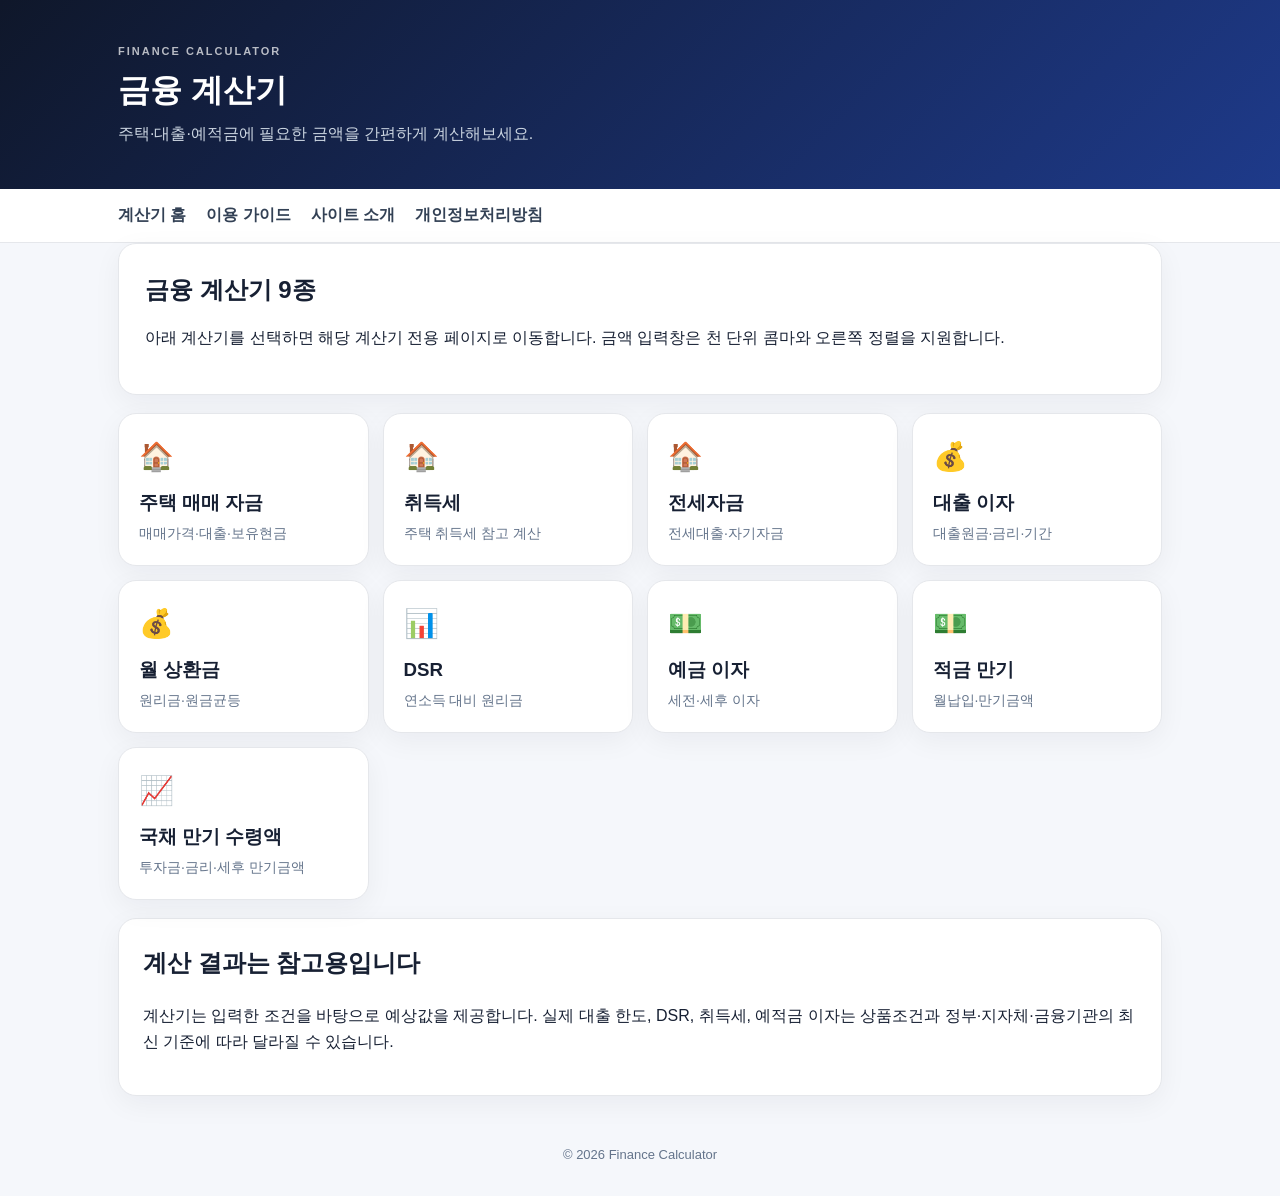
<file: index.html>
<!doctype html><html lang="ko"><head><meta charset="utf-8"><meta name="viewport" content="width=device-width,initial-scale=1"><meta name="description" content="주택, 대출, 전세, 예금, 적금, 개인투자용 국채 금융 계산기 9종"><title>금융 계산기 9종 | Finance Calculator</title><link rel="stylesheet" href="style.css"></head><body>
<header><div class="wrap"><div class="eyebrow">FINANCE CALCULATOR</div><h1>금융 계산기</h1><p>주택·대출·예적금에 필요한 금액을 간편하게 계산해보세요.</p></div></header>
<nav><div class="wrap"><a href="index.html">계산기 홈</a><a href="guide.html">이용 가이드</a><a href="about.html">사이트 소개</a><a href="privacy.html">개인정보처리방침</a></div></nav>
<main class="wrap"><section class="hero"><h2>금융 계산기 9종</h2><p>아래 계산기를 선택하면 해당 계산기 전용 페이지로 이동합니다. 금액 입력창은 천 단위 콤마와 오른쪽 정렬을 지원합니다.</p></section>
<div class="cards">
<a class="card" href="home.html"><div class="icon">🏠</div><h3>주택 매매 자금</h3><p>매매가격·대출·보유현금</p></a>
<a class="card" href="tax.html"><div class="icon">🏠</div><h3>취득세</h3><p>주택 취득세 참고 계산</p></a>
<a class="card" href="jeonse.html"><div class="icon">🏠</div><h3>전세자금</h3><p>전세대출·자기자금</p></a>
<a class="card" href="loan.html"><div class="icon">💰</div><h3>대출 이자</h3><p>대출원금·금리·기간</p></a>
<a class="card" href="payment.html"><div class="icon">💰</div><h3>월 상환금</h3><p>원리금·원금균등</p></a>
<a class="card" href="dsr.html"><div class="icon">📊</div><h3>DSR</h3><p>연소득 대비 원리금</p></a>
<a class="card" href="deposit.html"><div class="icon">💵</div><h3>예금 이자</h3><p>세전·세후 이자</p></a>
<a class="card" href="saving.html"><div class="icon">💵</div><h3>적금 만기</h3><p>월납입·만기금액</p></a>
<a class="card" href="bond.html"><div class="icon">📈</div><h3>국채 만기 수령액</h3><p>투자금·금리·세후 만기금액</p></a>
</div>
<section class="info" style="margin-top:18px"><h2>계산 결과는 참고용입니다</h2><p>계산기는 입력한 조건을 바탕으로 예상값을 제공합니다. 실제 대출 한도, DSR, 취득세, 예적금 이자는 상품조건과 정부·지자체·금융기관의 최신 기준에 따라 달라질 수 있습니다.</p></section></main>
<footer>© 2026 Finance Calculator</footer></body></html>
</file>
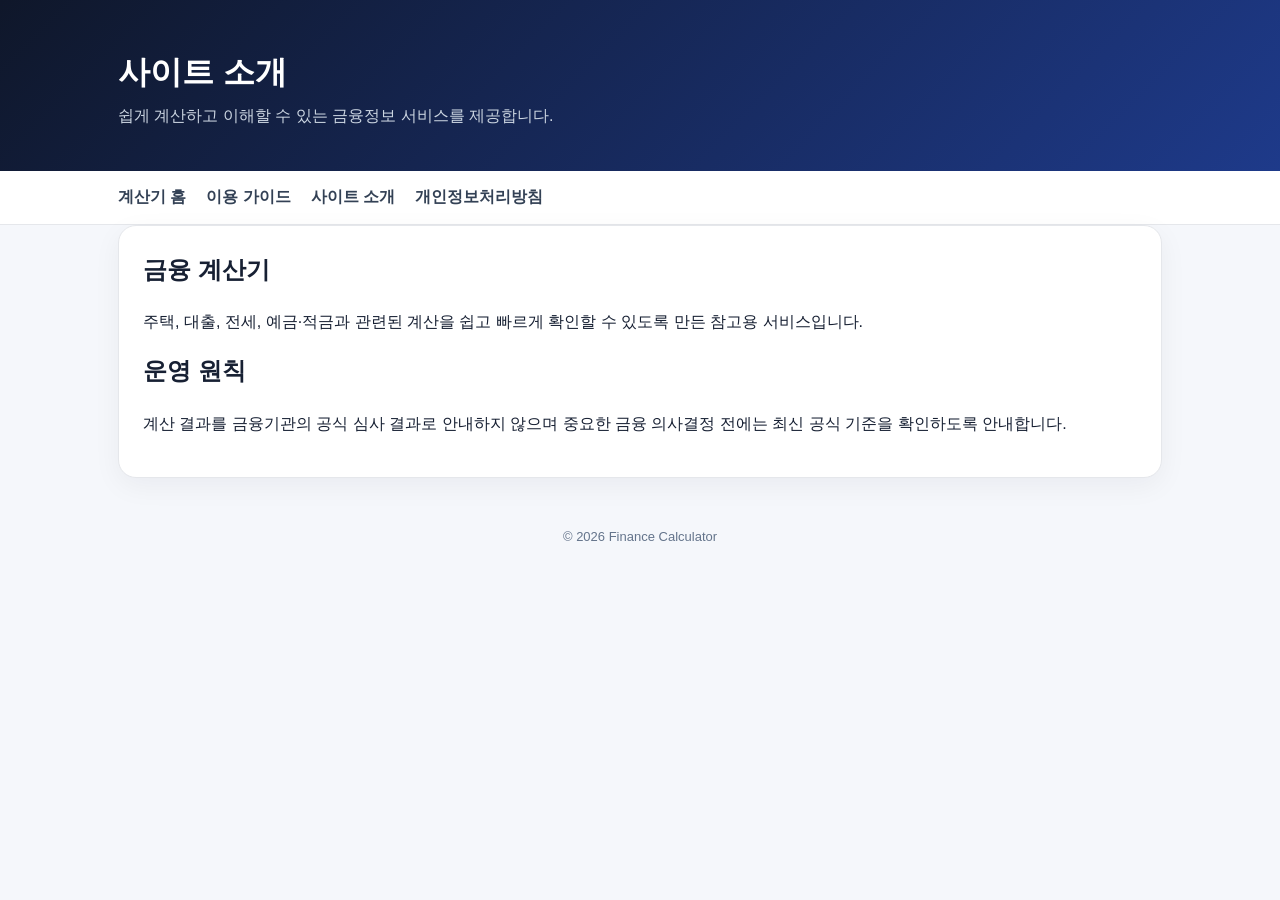
<file: about.html>
<!doctype html><html lang="ko"><head><meta charset="utf-8"><meta name="viewport" content="width=device-width,initial-scale=1"><title>사이트 소개 | 금융 계산기</title><link rel="stylesheet" href="style.css"></head><body><header><div class="wrap"><h1>사이트 소개</h1><p>쉽게 계산하고 이해할 수 있는 금융정보 서비스를 제공합니다.</p></div></header><nav><div class="wrap"><a href="index.html">계산기 홈</a><a href="guide.html">이용 가이드</a><a href="about.html">사이트 소개</a><a href="privacy.html">개인정보처리방침</a></div></nav><main class="wrap"><section class="info"><h2>금융 계산기</h2><p>주택, 대출, 전세, 예금·적금과 관련된 계산을 쉽고 빠르게 확인할 수 있도록 만든 참고용 서비스입니다.</p><h2>운영 원칙</h2><p>계산 결과를 금융기관의 공식 심사 결과로 안내하지 않으며 중요한 금융 의사결정 전에는 최신 공식 기준을 확인하도록 안내합니다.</p></section></main><footer>© 2026 Finance Calculator</footer></body></html>
</file>
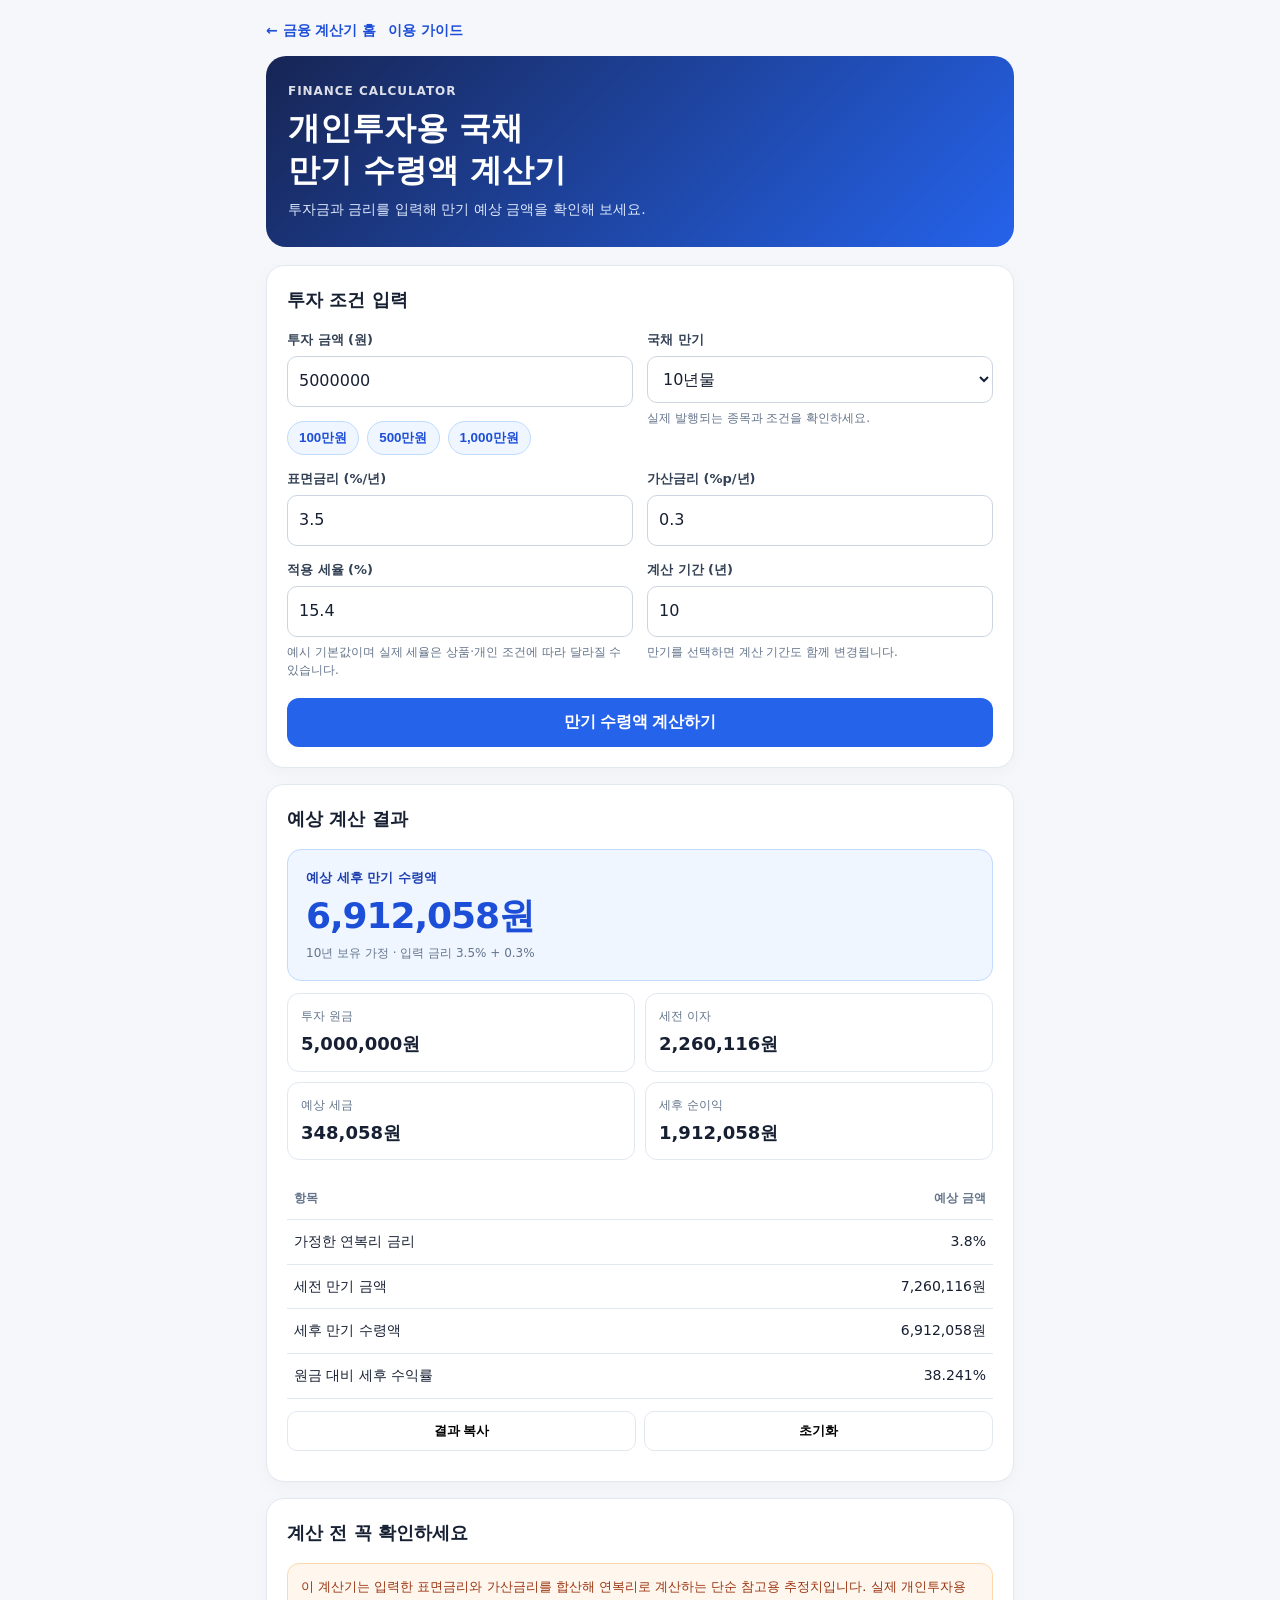
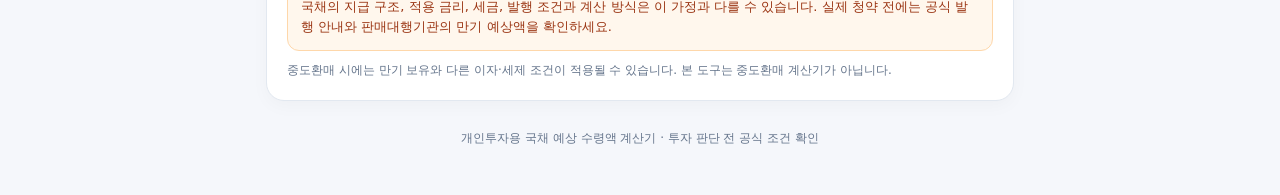
<file: bond.html>
<!doctype html>
<html lang="ko">
<head>
<meta charset="utf-8">
<meta name="viewport" content="width=device-width, initial-scale=1">
<meta name="description" content="개인투자용 국채 투자금과 금리, 만기를 입력해 예상 만기 수령액을 계산해 보세요.">
<title>국채 만기 수령액 계산기 | 금융 계산기</title>
<style>
:root{--navy:#172554;--blue:#2563eb;--pale:#eff6ff;--ink:#172033;--muted:#64748b;--line:#e2e8f0;--bg:#f5f7fb;--green:#047857}
*{box-sizing:border-box}
body{margin:0;background:var(--bg);color:var(--ink);font-family:system-ui,-apple-system,"Noto Sans KR",sans-serif;line-height:1.55}
.wrap{max-width:780px;margin:0 auto;padding:20px 16px 36px}
nav{display:flex;gap:12px;flex-wrap:wrap;margin:0 0 14px}
nav a{color:#1d4ed8;text-decoration:none;font-size:14px;font-weight:700}
header{background:linear-gradient(135deg,#172554,#2563eb);color:white;padding:26px 22px;border-radius:20px;margin-bottom:18px}
.eyebrow{font-size:12px;letter-spacing:.08em;opacity:.85;font-weight:700}
h1{font-size:clamp(23px,5vw,32px);line-height:1.3;margin:8px 0}
header p{margin:8px 0 0;color:#e0eaff;font-size:14px}
.panel{background:white;border:1px solid var(--line);border-radius:18px;padding:20px;margin-bottom:16px;box-shadow:0 5px 18px #0f172a08}
h2{font-size:18px;margin:0 0 16px}
.grid{display:grid;grid-template-columns:1fr 1fr;gap:14px}
.field{display:flex;flex-direction:column;gap:6px}
.field label{font-size:13px;font-weight:700;color:#334155}
input,select{width:100%;border:1px solid #cbd5e1;border-radius:10px;padding:12px 11px;font:inherit;background:#fff;color:var(--ink);min-height:46px}
input:focus,select:focus{outline:3px solid #bfdbfe;border-color:var(--blue)}
.hint{font-size:12px;color:var(--muted)}
.quick{display:flex;gap:8px;flex-wrap:wrap;margin-top:8px}
.quick button{border:1px solid #bfdbfe;background:var(--pale);color:#1d4ed8;border-radius:999px;padding:7px 11px;font-weight:700;cursor:pointer}
.primary{width:100%;border:0;border-radius:12px;background:var(--blue);color:white;font-size:16px;font-weight:800;padding:14px;margin-top:18px;cursor:pointer}
.primary:active{transform:translateY(1px)}
.results{display:none}.results.show{display:block}
.hero-result{background:var(--pale);border:1px solid #bfdbfe;border-radius:14px;padding:18px;margin-bottom:12px}
.hero-result .label{font-size:13px;color:#1e40af;font-weight:700}
.big{font-size:clamp(27px,6vw,36px);font-weight:850;color:#1d4ed8;letter-spacing:-.03em;overflow-wrap:anywhere}
.stats{display:grid;grid-template-columns:1fr 1fr;gap:10px}
.stat{border:1px solid var(--line);border-radius:12px;padding:13px}
.stat .k{font-size:12px;color:var(--muted)}.stat .v{font-size:18px;font-weight:800;margin-top:4px;overflow-wrap:anywhere}
table{width:100%;border-collapse:collapse;font-size:14px}
th,td{padding:11px 7px;border-bottom:1px solid var(--line);text-align:right}
th:first-child,td:first-child{text-align:left}
th{color:var(--muted);font-size:12px}
.note{font-size:12px;color:var(--muted);margin:10px 0 0}
.warn{background:#fff7ed;border:1px solid #fed7aa;color:#9a3412;padding:13px;border-radius:12px;font-size:13px}
.actions{display:flex;gap:8px;margin-top:12px}
.secondary{flex:1;background:#fff;border:1px solid var(--line);border-radius:10px;padding:10px;font-weight:700;cursor:pointer}
footer{text-align:center;color:var(--muted);font-size:12px;padding:12px}
@media(max-width:520px){.grid{grid-template-columns:1fr}.panel{padding:16px}.stats{grid-template-columns:1fr 1fr}.wrap{padding:16px 12px 30px}}
</style>
</head>
<body>
<div class="wrap">
<nav aria-label="사이트 메뉴">
<a href="./index.html">← 금융 계산기 홈</a>
<a href="./guide.html">이용 가이드</a>
</nav>
<header>
<div class="eyebrow">FINANCE CALCULATOR</div>
<h1>개인투자용 국채<br>만기 수령액 계산기</h1>
<p>투자금과 금리를 입력해 만기 예상 금액을 확인해 보세요.</p>
</header>

<section class="panel">
<h2>투자 조건 입력</h2>
<div class="grid">
<div class="field">
<label for="principal">투자 금액 (원)</label>
<input id="principal" type="number" min="100000" step="100000" value="5000000" inputmode="numeric">
<div class="quick">
<button type="button" data-amount="1000000">100만원</button>
<button type="button" data-amount="5000000">500만원</button>
<button type="button" data-amount="10000000">1,000만원</button>
</div>
</div>
<div class="field">
<label for="term">국채 만기</label>
<select id="term">
<option value="3">3년물</option><option value="5">5년물</option><option value="10" selected>10년물</option><option value="20">20년물</option>
</select>
<div class="hint">실제 발행되는 종목과 조건을 확인하세요.</div>
</div>
<div class="field">
<label for="coupon">표면금리 (%/년)</label>
<input id="coupon" type="number" min="0" max="30" step="0.001" value="3.5">
</div>
<div class="field">
<label for="bonus">가산금리 (%p/년)</label>
<input id="bonus" type="number" min="0" max="10" step="0.001" value="0.3">
</div>
<div class="field">
<label for="tax">적용 세율 (%)</label>
<input id="tax" type="number" min="0" max="100" step="0.1" value="15.4">
<div class="hint">예시 기본값이며 실제 세율은 상품·개인 조건에 따라 달라질 수 있습니다.</div>
</div>
<div class="field">
<label for="years">계산 기간 (년)</label>
<input id="years" type="number" min="1" max="50" step="1" value="10">
<div class="hint">만기를 선택하면 계산 기간도 함께 변경됩니다.</div>
</div>
</div>
<button class="primary" id="calculate" type="button">만기 수령액 계산하기</button>
</section>

<section class="panel results" id="results" aria-live="polite">
<h2>예상 계산 결과</h2>
<div class="hero-result">
<div class="label">예상 세후 만기 수령액</div>
<div class="big" id="net">-</div>
<div class="hint" id="summary"></div>
</div>
<div class="stats">
<div class="stat"><div class="k">투자 원금</div><div class="v" id="outPrincipal">-</div></div>
<div class="stat"><div class="k">세전 이자</div><div class="v" id="grossInterest">-</div></div>
<div class="stat"><div class="k">예상 세금</div><div class="v" id="taxAmount">-</div></div>
<div class="stat"><div class="k">세후 순이익</div><div class="v" id="profit">-</div></div>
</div>
<div style="margin-top:18px">
<table>
<thead><tr><th>항목</th><th>예상 금액</th></tr></thead>
<tbody>
<tr><td>가정한 연복리 금리</td><td id="rateOut">-</td></tr>
<tr><td>세전 만기 금액</td><td id="grossOut">-</td></tr>
<tr><td>세후 만기 수령액</td><td id="netOut">-</td></tr>
<tr><td>원금 대비 세후 수익률</td><td id="returnOut">-</td></tr>
</tbody>
</table>
</div>
<div class="actions">
<button class="secondary" id="copy" type="button">결과 복사</button>
<button class="secondary" id="reset" type="button">초기화</button>
</div>
<p class="note" id="copyStatus" role="status"></p>
</section>

<section class="panel">
<h2>계산 전 꼭 확인하세요</h2>
<div class="warn">이 계산기는 입력한 표면금리와 가산금리를 합산해 연복리로 계산하는 단순 참고용 추정치입니다. 실제 개인투자용 국채의 지급 구조, 적용 금리, 세금, 발행 조건과 계산 방식은 이 가정과 다를 수 있습니다. 실제 청약 전에는 공식 발행 안내와 판매대행기관의 만기 예상액을 확인하세요.</div>
<p class="note">중도환매 시에는 만기 보유와 다른 이자·세제 조건이 적용될 수 있습니다. 본 도구는 중도환매 계산기가 아닙니다.</p>
</section>
<footer>개인투자용 국채 예상 수령액 계산기 · 투자 판단 전 공식 조건 확인</footer>
</div>
<script>
'use strict';
const $ = id => document.getElementById(id);
const won = n => Math.round(n).toLocaleString('ko-KR') + '원';
const pct = n => n.toLocaleString('ko-KR',{maximumFractionDigits:3}) + '%';

function calculate(){
  const principal = Number($('principal').value);
  const coupon = Number($('coupon').value);
  const bonus = Number($('bonus').value);
  const taxRate = Number($('tax').value);
  const years = Number($('years').value);

  if(!Number.isFinite(principal)||principal<100000){
    alert('투자 금액은 10만원 이상 입력해 주세요.'); return;
  }
  if(!Number.isFinite(coupon)||coupon<0||coupon>30||
     !Number.isFinite(bonus)||bonus<0||bonus>10){
    alert('금리 입력값을 확인해 주세요.'); return;
  }
  if(!Number.isFinite(taxRate)||taxRate<0||taxRate>100||
     !Number.isInteger(years)||years<1||years>50){
    alert('세율 또는 계산 기간을 확인해 주세요.'); return;
  }

  const rate=(coupon+bonus)/100;
  const grossInterest=principal*(Math.pow(1+rate,years)-1);
  const tax=grossInterest*taxRate/100;
  const net=principal+grossInterest-tax;
  const profit=grossInterest-tax;

  $('net').textContent=won(net);
  $('summary').textContent=`${years}년 보유 가정 · 입력 금리 ${pct(coupon)} + ${pct(bonus)}`;
  $('outPrincipal').textContent=won(principal);
  $('grossInterest').textContent=won(grossInterest);
  $('taxAmount').textContent=won(tax);
  $('profit').textContent=won(profit);
  $('rateOut').textContent=pct(coupon+bonus);
  $('grossOut').textContent=won(principal+grossInterest);
  $('netOut').textContent=won(net);
  $('returnOut').textContent=pct((profit/principal)*100);
  $('results').classList.add('show');
  $('copyStatus').textContent='';
  $('results').scrollIntoView({behavior:'smooth',block:'start'});
}

$('calculate').addEventListener('click',calculate);
document.querySelectorAll('[data-amount]').forEach(btn=>{
  btn.addEventListener('click',()=>{$('principal').value=btn.dataset.amount;});
});
$('term').addEventListener('change',()=>{$('years').value=$('term').value;});
$('reset').addEventListener('click',()=>{
  $('principal').value=5000000;
  $('term').value='10';
  $('coupon').value=3.5;
  $('bonus').value=0.3;
  $('tax').value=15.4;
  $('years').value=10;
  $('results').classList.remove('show');
  $('copyStatus').textContent='';
});
$('copy').addEventListener('click',async()=>{
  const resultText=`개인투자용 국채 예상 계산 결과
투자금: ${$('outPrincipal').textContent}
만기: ${$('years').value}년
가정 금리: ${$('rateOut').textContent}
세전 이자: ${$('grossInterest').textContent}
예상 세금: ${$('taxAmount').textContent}
세후 만기 수령액: ${$('netOut').textContent}
※ 입력값 기반 참고용 추정치입니다.`;
  try{
    await navigator.clipboard.writeText(resultText);
    $('copyStatus').textContent='계산 결과를 복사했습니다.';
  }catch(e){
    $('copyStatus').textContent=resultText;
  }
});
calculate();
</script>
</body>
</html>
</file>
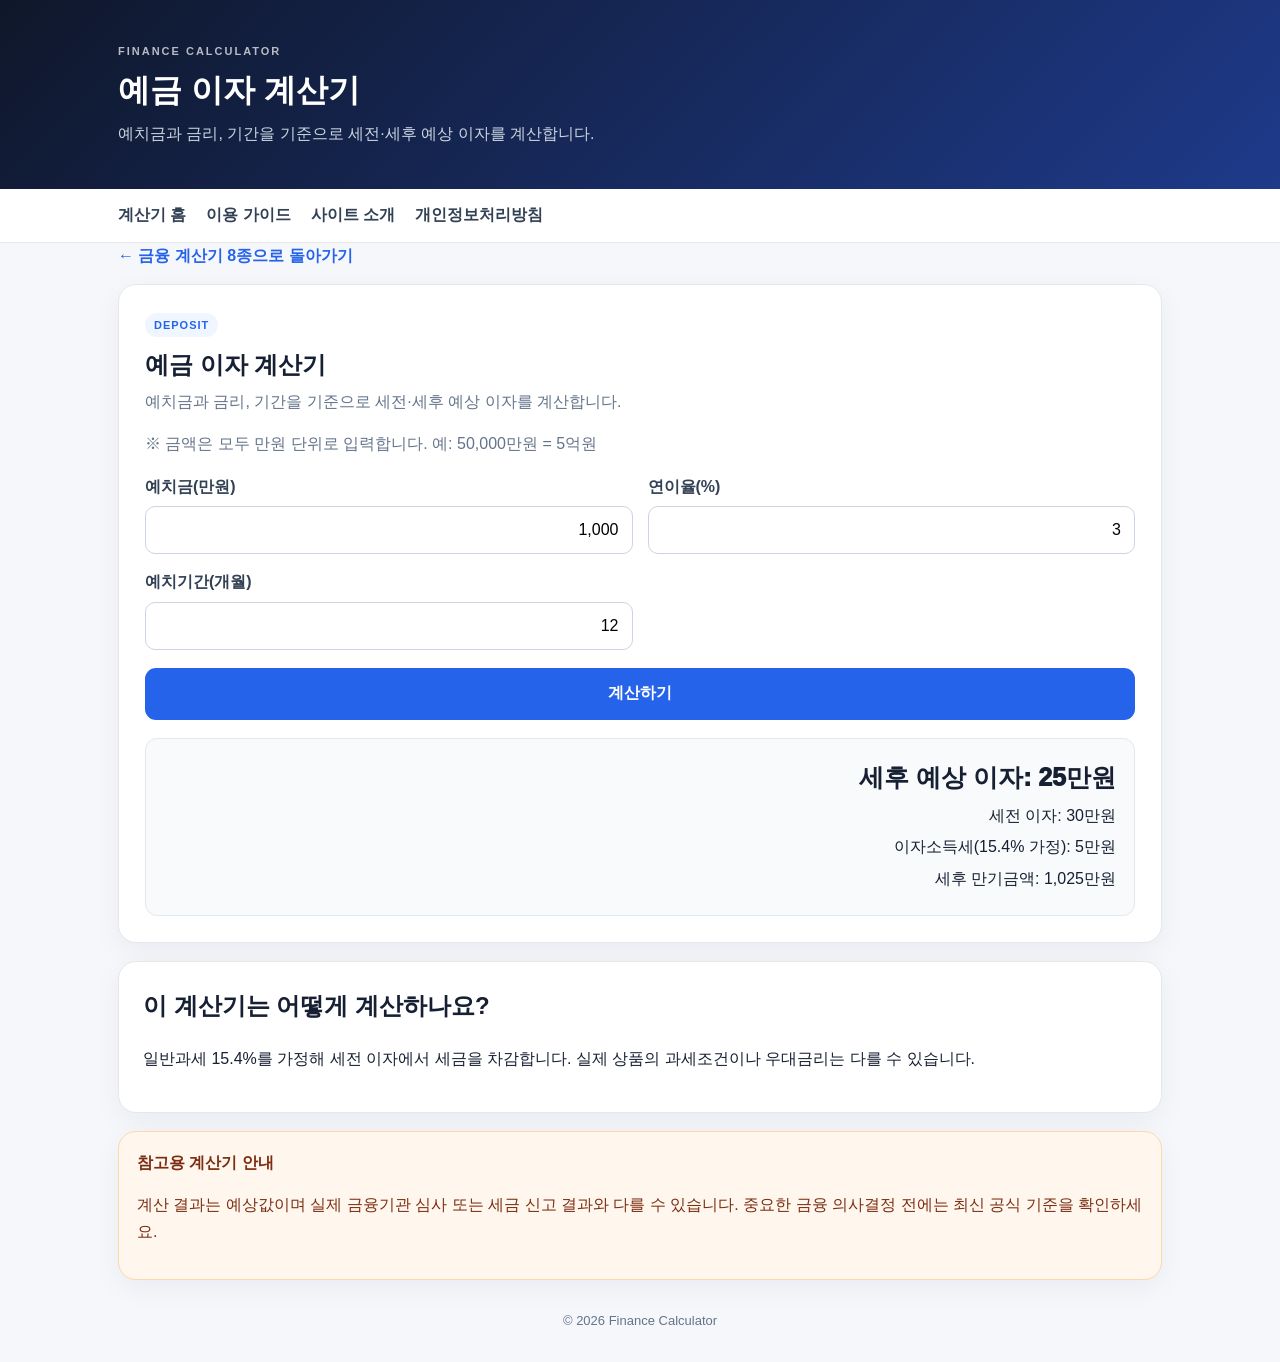
<file: deposit.html>
<!doctype html><html lang="ko"><head><meta charset="utf-8"><meta name="viewport" content="width=device-width,initial-scale=1"><meta name="description" content="예금 이자 계산기를 간편하게 계산해보는 금융 계산기입니다."><title>예금 이자 계산기 | 금융 계산기</title><link rel="stylesheet" href="style.css"></head><body>
<header><div class="wrap"><div class="eyebrow">FINANCE CALCULATOR</div><h1>예금 이자 계산기</h1><p>예치금과 금리, 기간을 기준으로 세전·세후 예상 이자를 계산합니다.</p></div></header>
<nav><div class="wrap"><a href="index.html">계산기 홈</a><a href="guide.html">이용 가이드</a><a href="about.html">사이트 소개</a><a href="privacy.html">개인정보처리방침</a></div></nav>
<main class="wrap"><a class="back" href="index.html">← 금융 계산기 8종으로 돌아가기</a>
<section class="calculator"><span class="tag">DEPOSIT</span><h2>예금 이자 계산기</h2><p class="hint">예치금과 금리, 기간을 기준으로 세전·세후 예상 이자를 계산합니다.</p><p class="hint">※ 금액은 모두 만원 단위로 입력합니다. 예: 50,000만원 = 5억원</p><div class="grid"><label>예치금(만원)<input class="money" id="p" value="1,000"></label><label>연이율(%)<input id="rate" value="3"></label><label>예치기간(개월)<input id="m" value="12"></label></div><button class="calc" onclick="calc()">계산하기</button><div id="r" class="result"></div></section>
<section class="info"><h2>이 계산기는 어떻게 계산하나요?</h2><p>일반과세 15.4%를 가정해 세전 이자에서 세금을 차감합니다. 실제 상품의 과세조건이나 우대금리는 다를 수 있습니다.</p></section>
<section class="notice"><strong>참고용 계산기 안내</strong><p>계산 결과는 예상값이며 실제 금융기관 심사 또는 세금 신고 결과와 다를 수 있습니다. 중요한 금융 의사결정 전에는 최신 공식 기준을 확인하세요.</p></section></main>
<footer>© 2026 Finance Calculator</footer><script src="script.js"></script><script>function calc(){let p=num('p'),r=+$('rate').value||0,m=+$('m').value||0,g=p*r/100*m/12,t=g*.154;$('r').innerHTML=`<div class="big">세후 예상 이자: ${manwon(g-t)}</div><p>세전 이자: ${manwon(g)}</p><p>이자소득세(15.4% 가정): ${manwon(t)}</p><p>세후 만기금액: ${manwon(p+g-t)}</p>`}calc();</script></body></html>
</file>
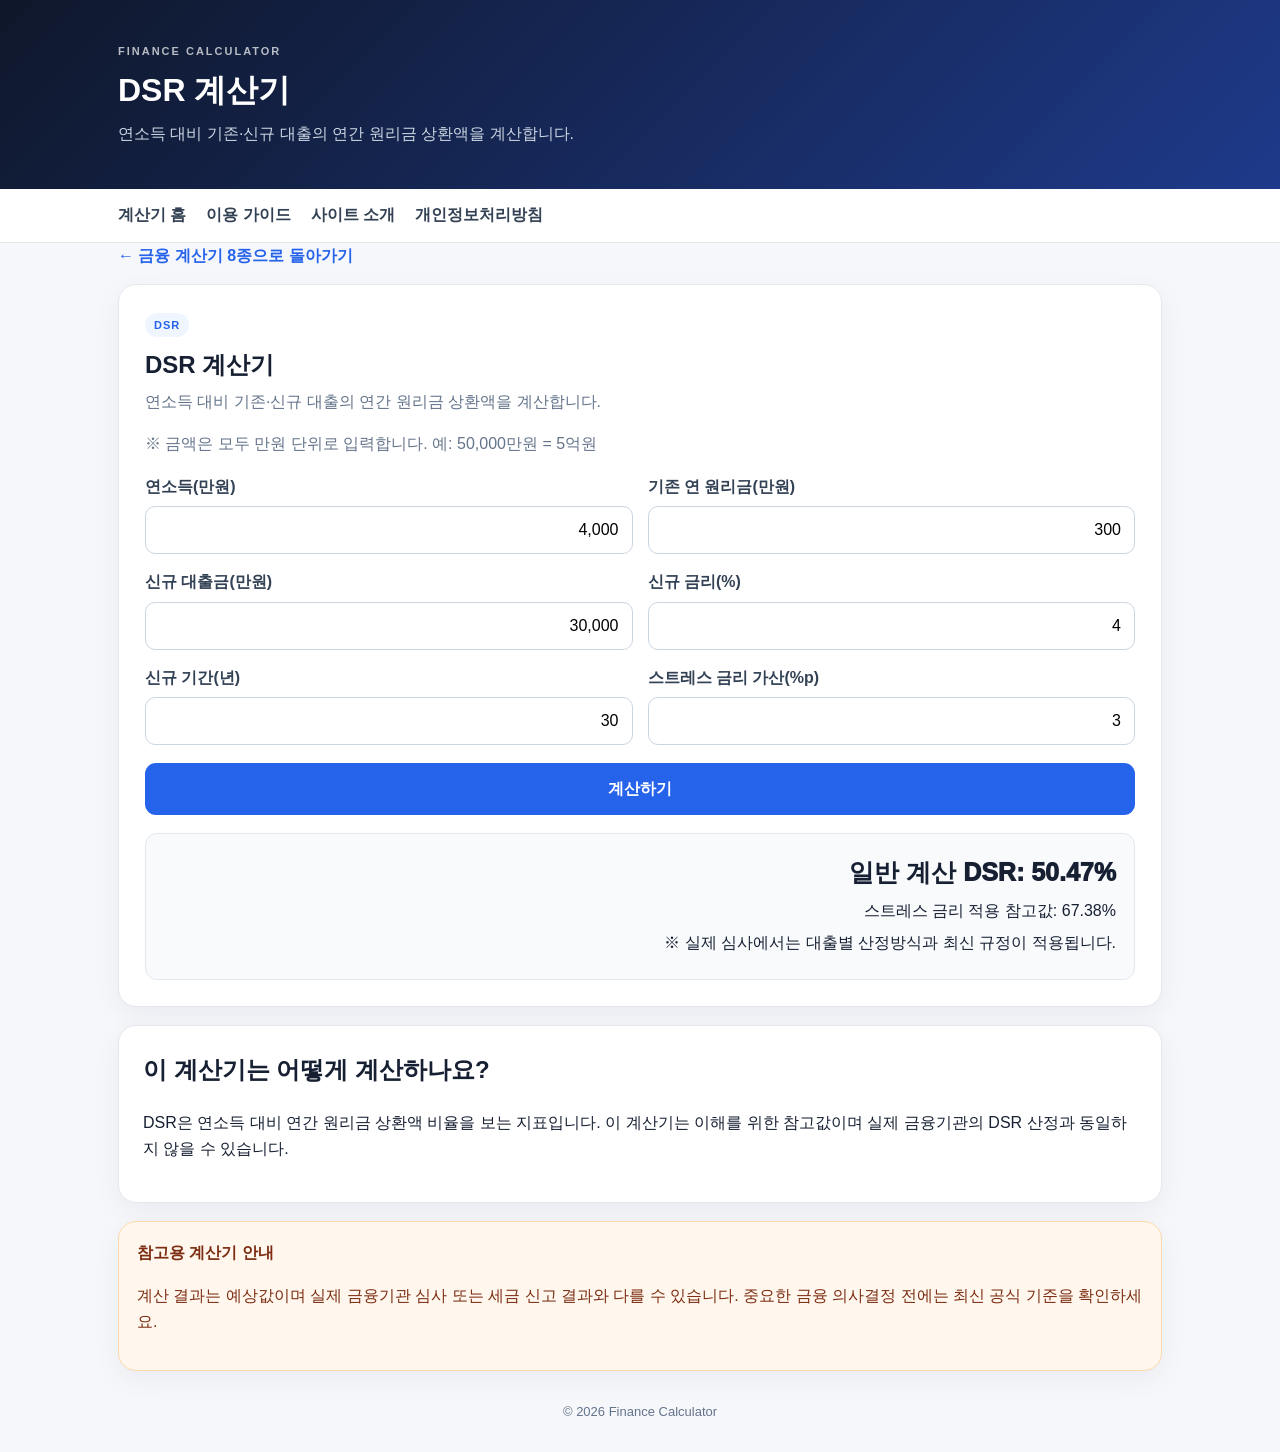
<file: dsr.html>
<!doctype html><html lang="ko"><head><meta charset="utf-8"><meta name="viewport" content="width=device-width,initial-scale=1"><meta name="description" content="DSR 계산기를 간편하게 계산해보는 금융 계산기입니다."><title>DSR 계산기 | 금융 계산기</title><link rel="stylesheet" href="style.css"></head><body>
<header><div class="wrap"><div class="eyebrow">FINANCE CALCULATOR</div><h1>DSR 계산기</h1><p>연소득 대비 기존·신규 대출의 연간 원리금 상환액을 계산합니다.</p></div></header>
<nav><div class="wrap"><a href="index.html">계산기 홈</a><a href="guide.html">이용 가이드</a><a href="about.html">사이트 소개</a><a href="privacy.html">개인정보처리방침</a></div></nav>
<main class="wrap"><a class="back" href="index.html">← 금융 계산기 8종으로 돌아가기</a>
<section class="calculator"><span class="tag">DSR</span><h2>DSR 계산기</h2><p class="hint">연소득 대비 기존·신규 대출의 연간 원리금 상환액을 계산합니다.</p><p class="hint">※ 금액은 모두 만원 단위로 입력합니다. 예: 50,000만원 = 5억원</p><div class="grid"><label>연소득(만원)<input class="money" id="inc" value="4,000"></label><label>기존 연 원리금(만원)<input class="money" id="ex" value="300"></label><label>신규 대출금(만원)<input class="money" id="p" value="30,000"></label><label>신규 금리(%)<input id="rate" value="4"></label><label>신규 기간(년)<input id="y" value="30"></label><label>스트레스 금리 가산(%p)<input id="stress" value="3"></label></div><button class="calc" onclick="calc()">계산하기</button><div id="r" class="result"></div></section>
<section class="info"><h2>이 계산기는 어떻게 계산하나요?</h2><p>DSR은 연소득 대비 연간 원리금 상환액 비율을 보는 지표입니다. 이 계산기는 이해를 위한 참고값이며 실제 금융기관의 DSR 산정과 동일하지 않을 수 있습니다.</p></section>
<section class="notice"><strong>참고용 계산기 안내</strong><p>계산 결과는 예상값이며 실제 금융기관 심사 또는 세금 신고 결과와 다를 수 있습니다. 중요한 금융 의사결정 전에는 최신 공식 기준을 확인하세요.</p></section></main>
<footer>© 2026 Finance Calculator</footer><script src="script.js"></script><script>function calc(){let inc=num('inc'),ex=num('ex'),p=num('p'),r=+$('rate').value||0,y=+$('y').value||0,s=+$('stress').value||0,n=annuity(p,r,y*12)*12,st=annuity(p,r+s,y*12)*12;$('r').innerHTML=`<div class="big">일반 계산 DSR: ${pct(inc?(ex+n)/inc*100:0)}</div><p>스트레스 금리 적용 참고값: ${pct(inc?(ex+st)/inc*100:0)}</p><p>※ 실제 심사에서는 대출별 산정방식과 최신 규정이 적용됩니다.</p>`}calc();</script></body></html>
</file>
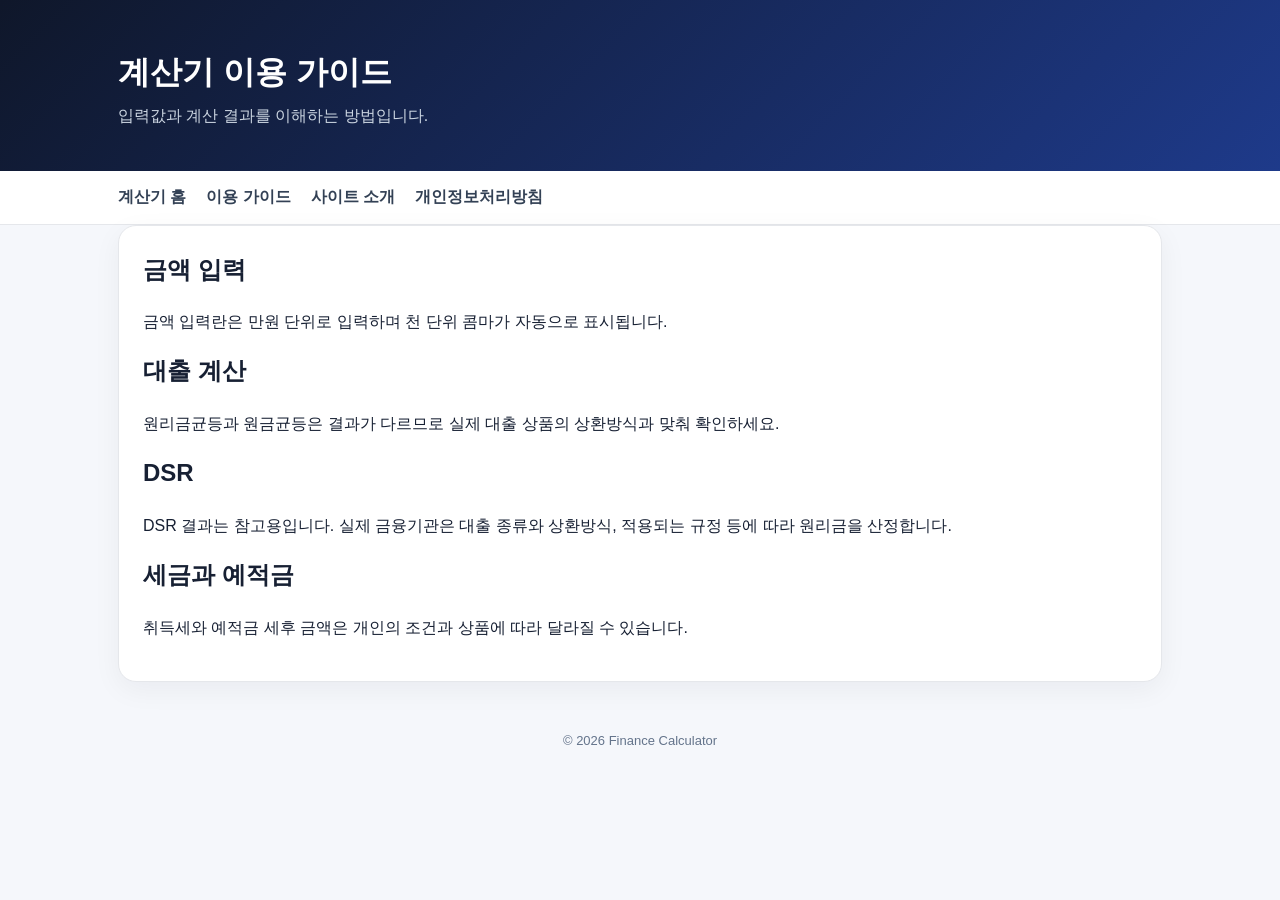
<file: guide.html>
<!doctype html><html lang="ko"><head><meta charset="utf-8"><meta name="viewport" content="width=device-width,initial-scale=1"><title>계산기 이용 가이드 | 금융 계산기</title><link rel="stylesheet" href="style.css"></head><body><header><div class="wrap"><h1>계산기 이용 가이드</h1><p>입력값과 계산 결과를 이해하는 방법입니다.</p></div></header><nav><div class="wrap"><a href="index.html">계산기 홈</a><a href="guide.html">이용 가이드</a><a href="about.html">사이트 소개</a><a href="privacy.html">개인정보처리방침</a></div></nav><main class="wrap"><section class="info"><h2>금액 입력</h2><p>금액 입력란은 만원 단위로 입력하며 천 단위 콤마가 자동으로 표시됩니다.</p><h2>대출 계산</h2><p>원리금균등과 원금균등은 결과가 다르므로 실제 대출 상품의 상환방식과 맞춰 확인하세요.</p><h2>DSR</h2><p>DSR 결과는 참고용입니다. 실제 금융기관은 대출 종류와 상환방식, 적용되는 규정 등에 따라 원리금을 산정합니다.</p><h2>세금과 예적금</h2><p>취득세와 예적금 세후 금액은 개인의 조건과 상품에 따라 달라질 수 있습니다.</p></section></main><footer>© 2026 Finance Calculator</footer></body></html>
</file>
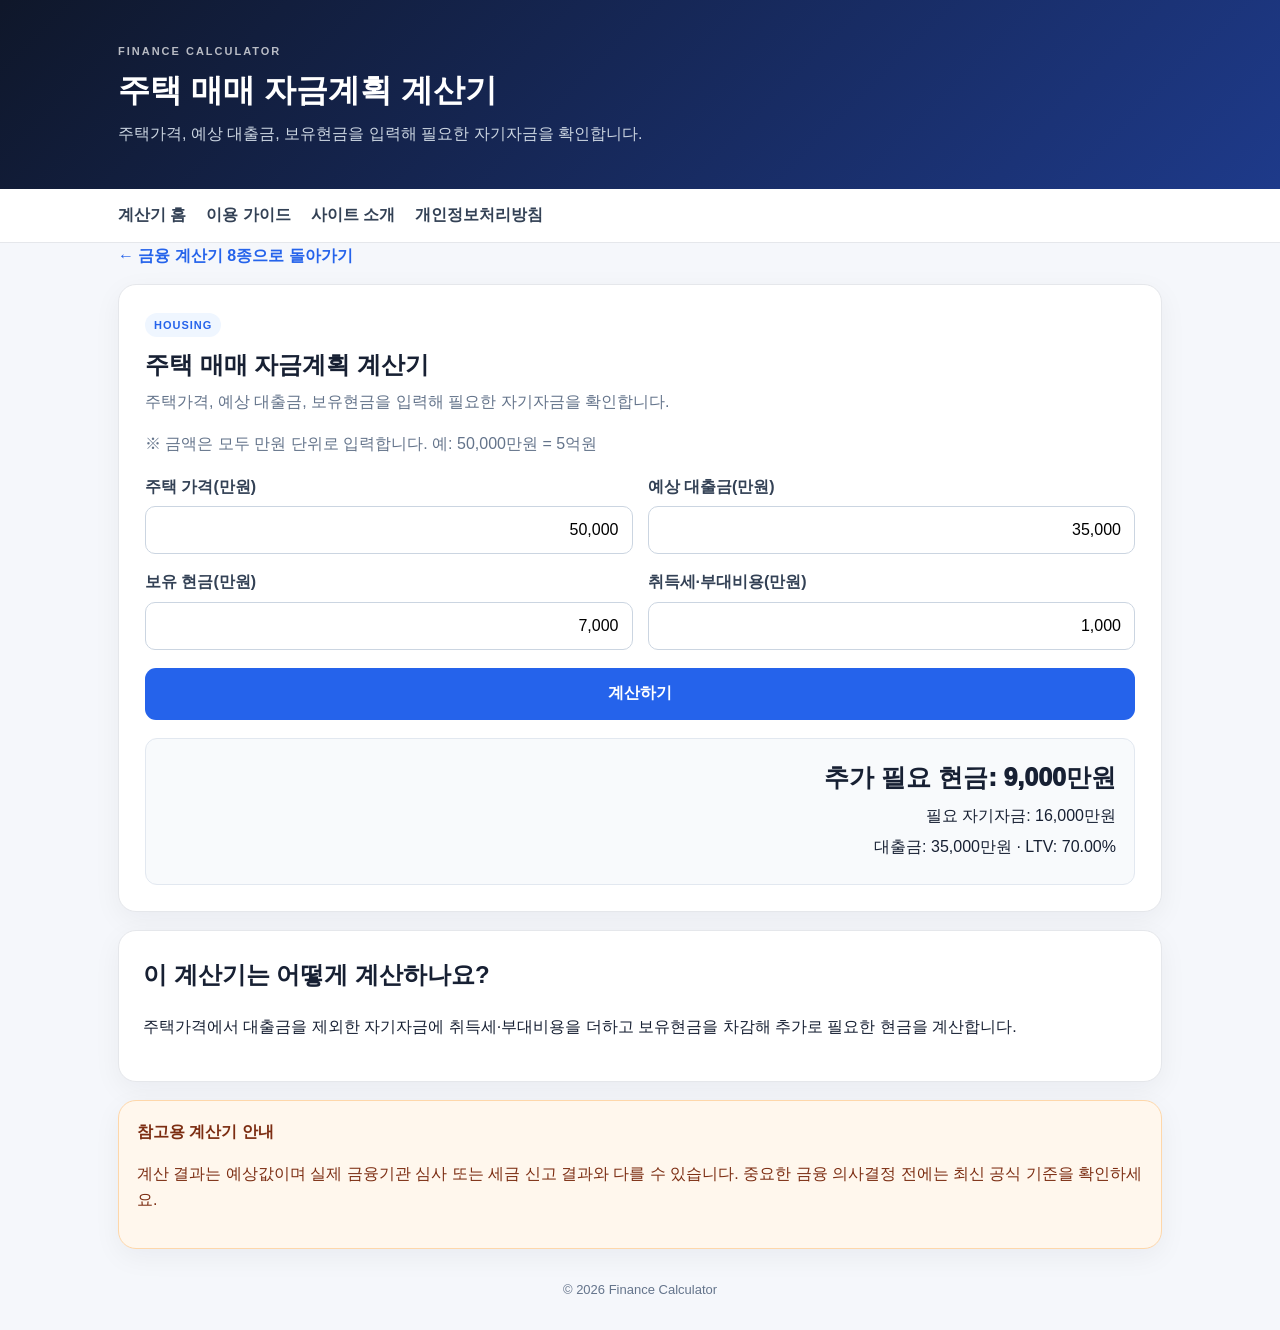
<file: home.html>
<!doctype html><html lang="ko"><head><meta charset="utf-8"><meta name="viewport" content="width=device-width,initial-scale=1"><meta name="description" content="주택 매매 자금계획 계산기를 간편하게 계산해보는 금융 계산기입니다."><title>주택 매매 자금계획 계산기 | 금융 계산기</title><link rel="stylesheet" href="style.css"></head><body>
<header><div class="wrap"><div class="eyebrow">FINANCE CALCULATOR</div><h1>주택 매매 자금계획 계산기</h1><p>주택가격, 예상 대출금, 보유현금을 입력해 필요한 자기자금을 확인합니다.</p></div></header>
<nav><div class="wrap"><a href="index.html">계산기 홈</a><a href="guide.html">이용 가이드</a><a href="about.html">사이트 소개</a><a href="privacy.html">개인정보처리방침</a></div></nav>
<main class="wrap"><a class="back" href="index.html">← 금융 계산기 8종으로 돌아가기</a>
<section class="calculator"><span class="tag">HOUSING</span><h2>주택 매매 자금계획 계산기</h2><p class="hint">주택가격, 예상 대출금, 보유현금을 입력해 필요한 자기자금을 확인합니다.</p><p class="hint">※ 금액은 모두 만원 단위로 입력합니다. 예: 50,000만원 = 5억원</p><div class="grid"><label>주택 가격(만원)<input class="money" id="p" value="50,000"></label><label>예상 대출금(만원)<input class="money" id="l" value="35,000"></label><label>보유 현금(만원)<input class="money" id="c" value="7,000"></label><label>취득세·부대비용(만원)<input class="money" id="co" value="1,000"></label></div><button class="calc" onclick="calc()">계산하기</button><div id="r" class="result"></div></section>
<section class="info"><h2>이 계산기는 어떻게 계산하나요?</h2><p>주택가격에서 대출금을 제외한 자기자금에 취득세·부대비용을 더하고 보유현금을 차감해 추가로 필요한 현금을 계산합니다.</p></section>
<section class="notice"><strong>참고용 계산기 안내</strong><p>계산 결과는 예상값이며 실제 금융기관 심사 또는 세금 신고 결과와 다를 수 있습니다. 중요한 금융 의사결정 전에는 최신 공식 기준을 확인하세요.</p></section></main>
<footer>© 2026 Finance Calculator</footer><script src="script.js"></script><script>function calc(){let p=num('p'),l=num('l'),c=num('c'),co=num('co'),need=Math.max(0,p+co-l),gap=Math.max(0,need-c);$('r').innerHTML=`<div class="big">${gap?'추가 필요 현금':'현재 현금으로 충당 가능'}: ${manwon(gap)}</div><p>필요 자기자금: ${manwon(need)}</p><p>대출금: ${manwon(l)} · LTV: ${pct(p?l/p*100:0)}</p>`}calc();</script></body></html>
</file>
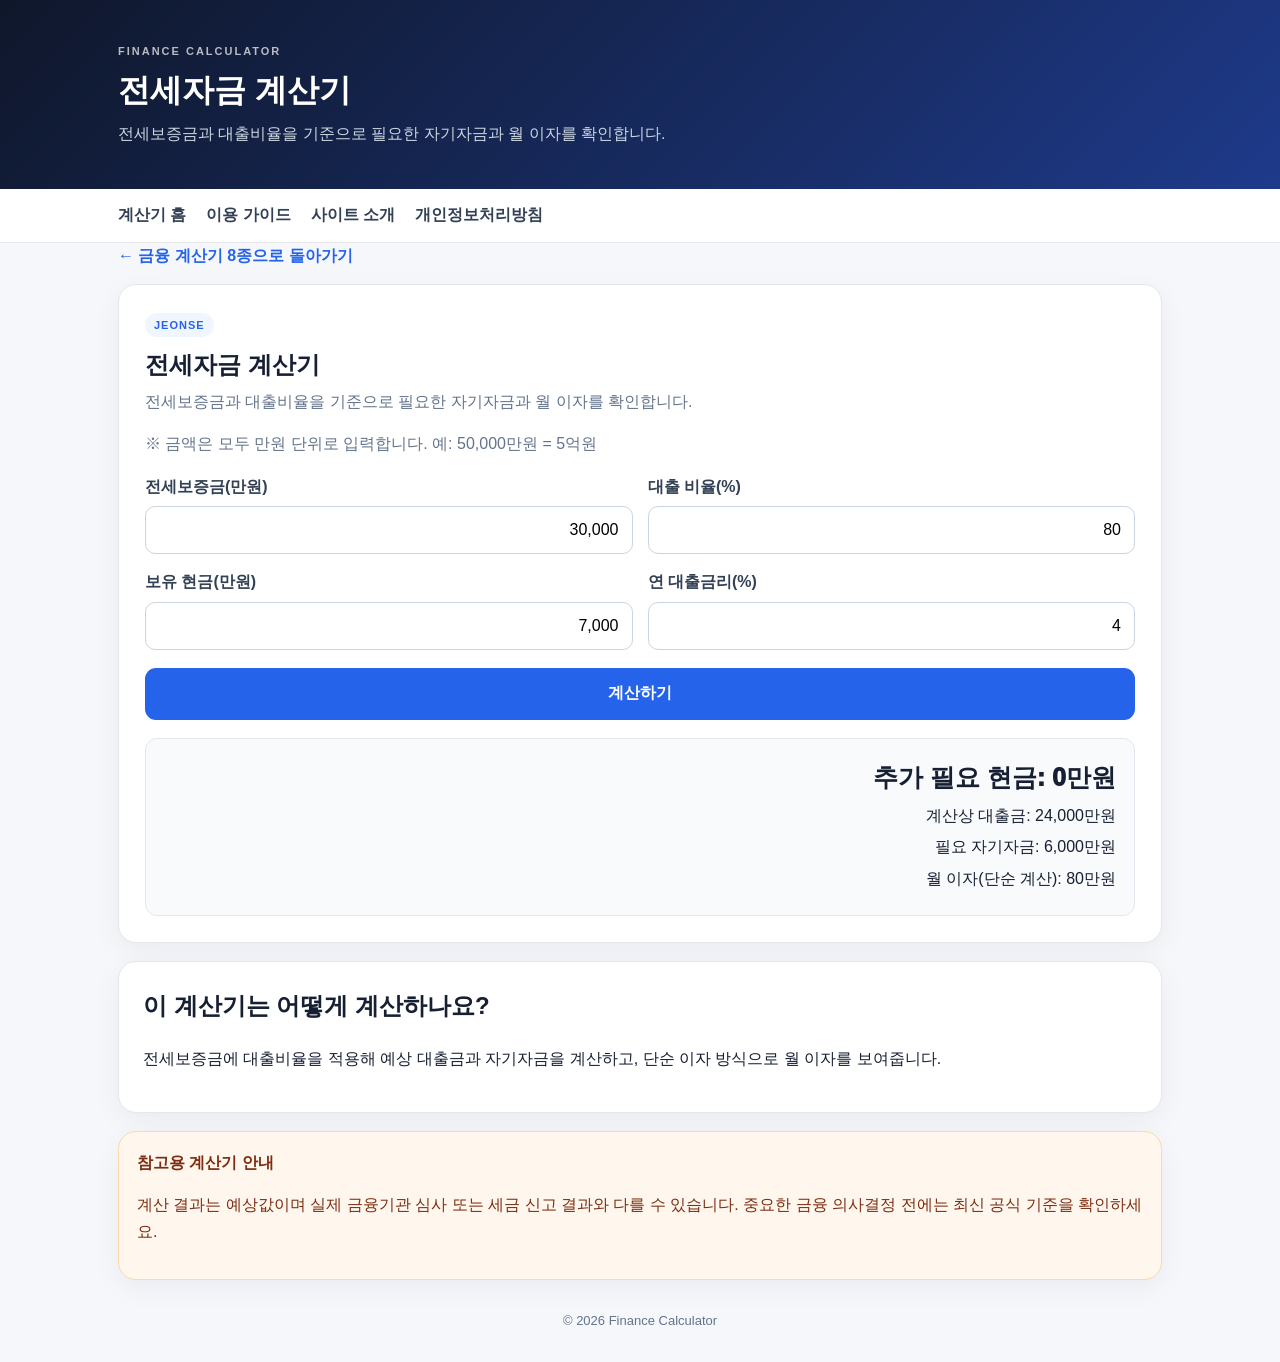
<file: jeonse.html>
<!doctype html><html lang="ko"><head><meta charset="utf-8"><meta name="viewport" content="width=device-width,initial-scale=1"><meta name="description" content="전세자금 계산기를 간편하게 계산해보는 금융 계산기입니다."><title>전세자금 계산기 | 금융 계산기</title><link rel="stylesheet" href="style.css"></head><body>
<header><div class="wrap"><div class="eyebrow">FINANCE CALCULATOR</div><h1>전세자금 계산기</h1><p>전세보증금과 대출비율을 기준으로 필요한 자기자금과 월 이자를 확인합니다.</p></div></header>
<nav><div class="wrap"><a href="index.html">계산기 홈</a><a href="guide.html">이용 가이드</a><a href="about.html">사이트 소개</a><a href="privacy.html">개인정보처리방침</a></div></nav>
<main class="wrap"><a class="back" href="index.html">← 금융 계산기 8종으로 돌아가기</a>
<section class="calculator"><span class="tag">JEONSE</span><h2>전세자금 계산기</h2><p class="hint">전세보증금과 대출비율을 기준으로 필요한 자기자금과 월 이자를 확인합니다.</p><p class="hint">※ 금액은 모두 만원 단위로 입력합니다. 예: 50,000만원 = 5억원</p><div class="grid"><label>전세보증금(만원)<input class="money" id="p" value="30,000"></label><label>대출 비율(%)<input id="rate" value="80"></label><label>보유 현금(만원)<input class="money" id="c" value="7,000"></label><label>연 대출금리(%)<input id="ir" value="4"></label></div><button class="calc" onclick="calc()">계산하기</button><div id="r" class="result"></div></section>
<section class="info"><h2>이 계산기는 어떻게 계산하나요?</h2><p>전세보증금에 대출비율을 적용해 예상 대출금과 자기자금을 계산하고, 단순 이자 방식으로 월 이자를 보여줍니다.</p></section>
<section class="notice"><strong>참고용 계산기 안내</strong><p>계산 결과는 예상값이며 실제 금융기관 심사 또는 세금 신고 결과와 다를 수 있습니다. 중요한 금융 의사결정 전에는 최신 공식 기준을 확인하세요.</p></section></main>
<footer>© 2026 Finance Calculator</footer><script src="script.js"></script><script>function calc(){let p=num('p'),rate=+$('rate').value||0,c=num('c'),ir=+$('ir').value||0,l=p*rate/100,o=p-l,g=Math.max(0,o-c);$('r').innerHTML=`<div class="big">추가 필요 현금: ${manwon(g)}</div><p>계산상 대출금: ${manwon(l)}</p><p>필요 자기자금: ${manwon(o)}</p><p>월 이자(단순 계산): ${manwon(l*ir/100/12)}</p>`}calc();</script></body></html>
</file>
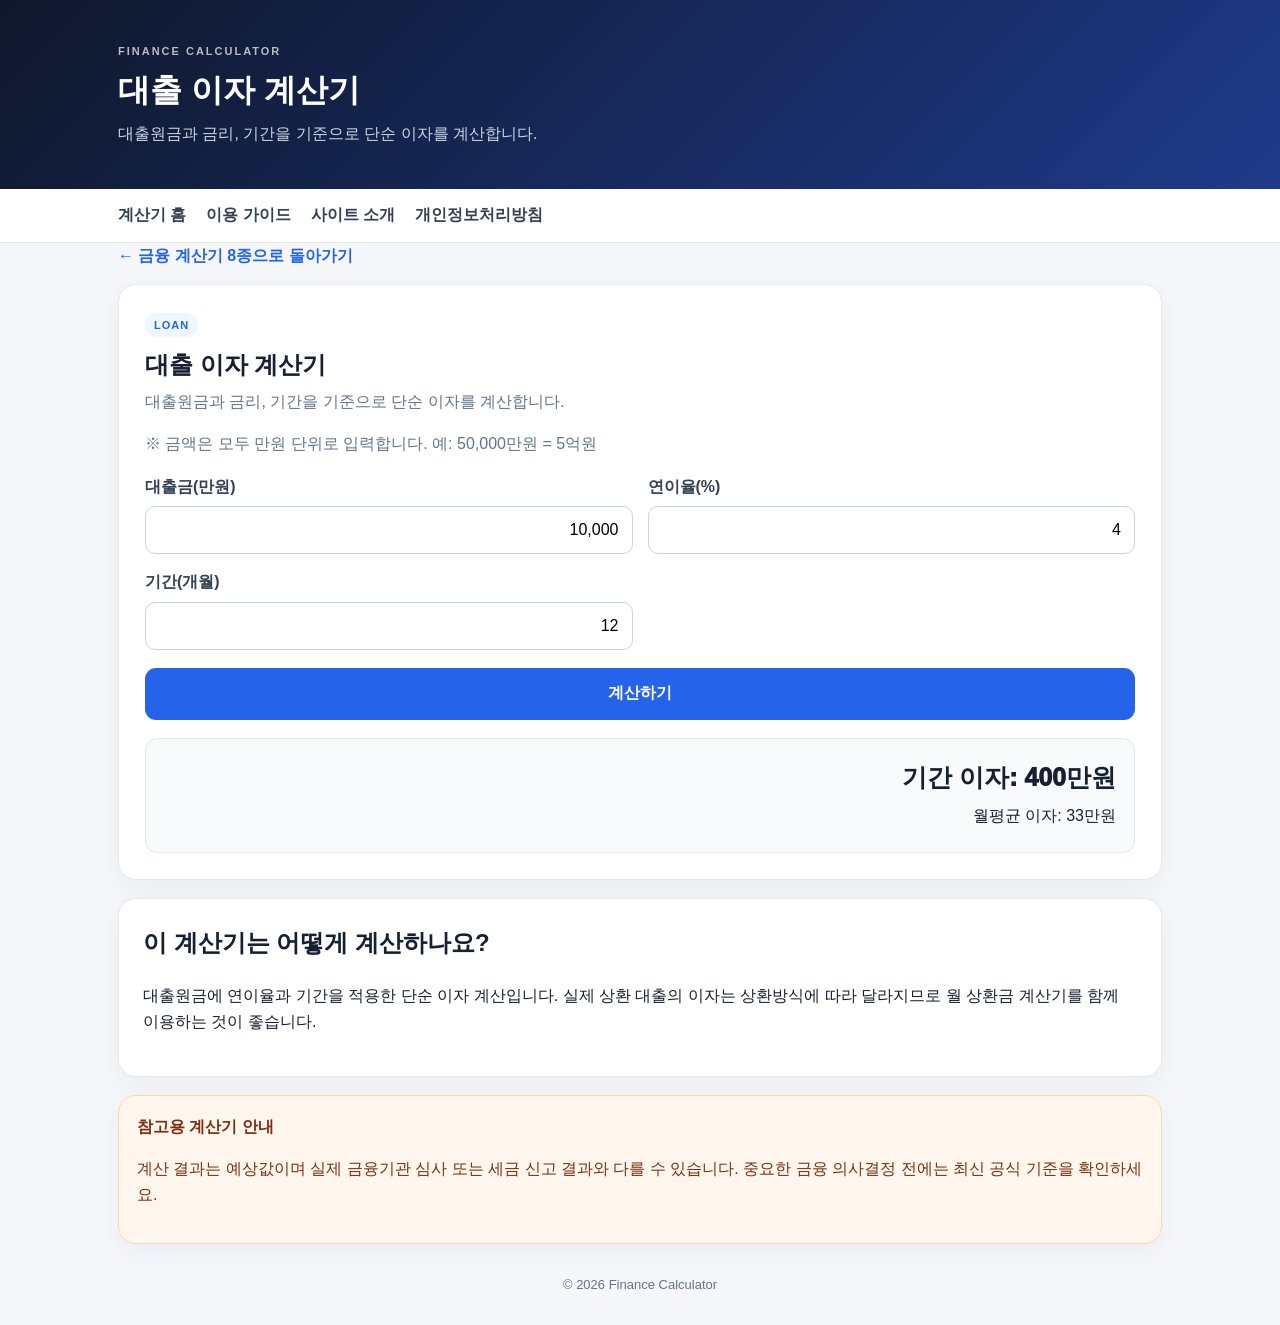
<file: loan.html>
<!doctype html><html lang="ko"><head><meta charset="utf-8"><meta name="viewport" content="width=device-width,initial-scale=1"><meta name="description" content="대출 이자 계산기를 간편하게 계산해보는 금융 계산기입니다."><title>대출 이자 계산기 | 금융 계산기</title><link rel="stylesheet" href="style.css"></head><body>
<header><div class="wrap"><div class="eyebrow">FINANCE CALCULATOR</div><h1>대출 이자 계산기</h1><p>대출원금과 금리, 기간을 기준으로 단순 이자를 계산합니다.</p></div></header>
<nav><div class="wrap"><a href="index.html">계산기 홈</a><a href="guide.html">이용 가이드</a><a href="about.html">사이트 소개</a><a href="privacy.html">개인정보처리방침</a></div></nav>
<main class="wrap"><a class="back" href="index.html">← 금융 계산기 8종으로 돌아가기</a>
<section class="calculator"><span class="tag">LOAN</span><h2>대출 이자 계산기</h2><p class="hint">대출원금과 금리, 기간을 기준으로 단순 이자를 계산합니다.</p><p class="hint">※ 금액은 모두 만원 단위로 입력합니다. 예: 50,000만원 = 5억원</p><div class="grid"><label>대출금(만원)<input class="money" id="p" value="10,000"></label><label>연이율(%)<input id="rate" value="4"></label><label>기간(개월)<input id="m" value="12"></label></div><button class="calc" onclick="calc()">계산하기</button><div id="r" class="result"></div></section>
<section class="info"><h2>이 계산기는 어떻게 계산하나요?</h2><p>대출원금에 연이율과 기간을 적용한 단순 이자 계산입니다. 실제 상환 대출의 이자는 상환방식에 따라 달라지므로 월 상환금 계산기를 함께 이용하는 것이 좋습니다.</p></section>
<section class="notice"><strong>참고용 계산기 안내</strong><p>계산 결과는 예상값이며 실제 금융기관 심사 또는 세금 신고 결과와 다를 수 있습니다. 중요한 금융 의사결정 전에는 최신 공식 기준을 확인하세요.</p></section></main>
<footer>© 2026 Finance Calculator</footer><script src="script.js"></script><script>function calc(){let p=num('p'),r=+$('rate').value||0,m=+$('m').value||0,i=p*r/100*m/12;$('r').innerHTML=`<div class="big">기간 이자: ${manwon(i)}</div><p>월평균 이자: ${manwon(i/Math.max(1,m))}</p>`}calc();</script></body></html>
</file>
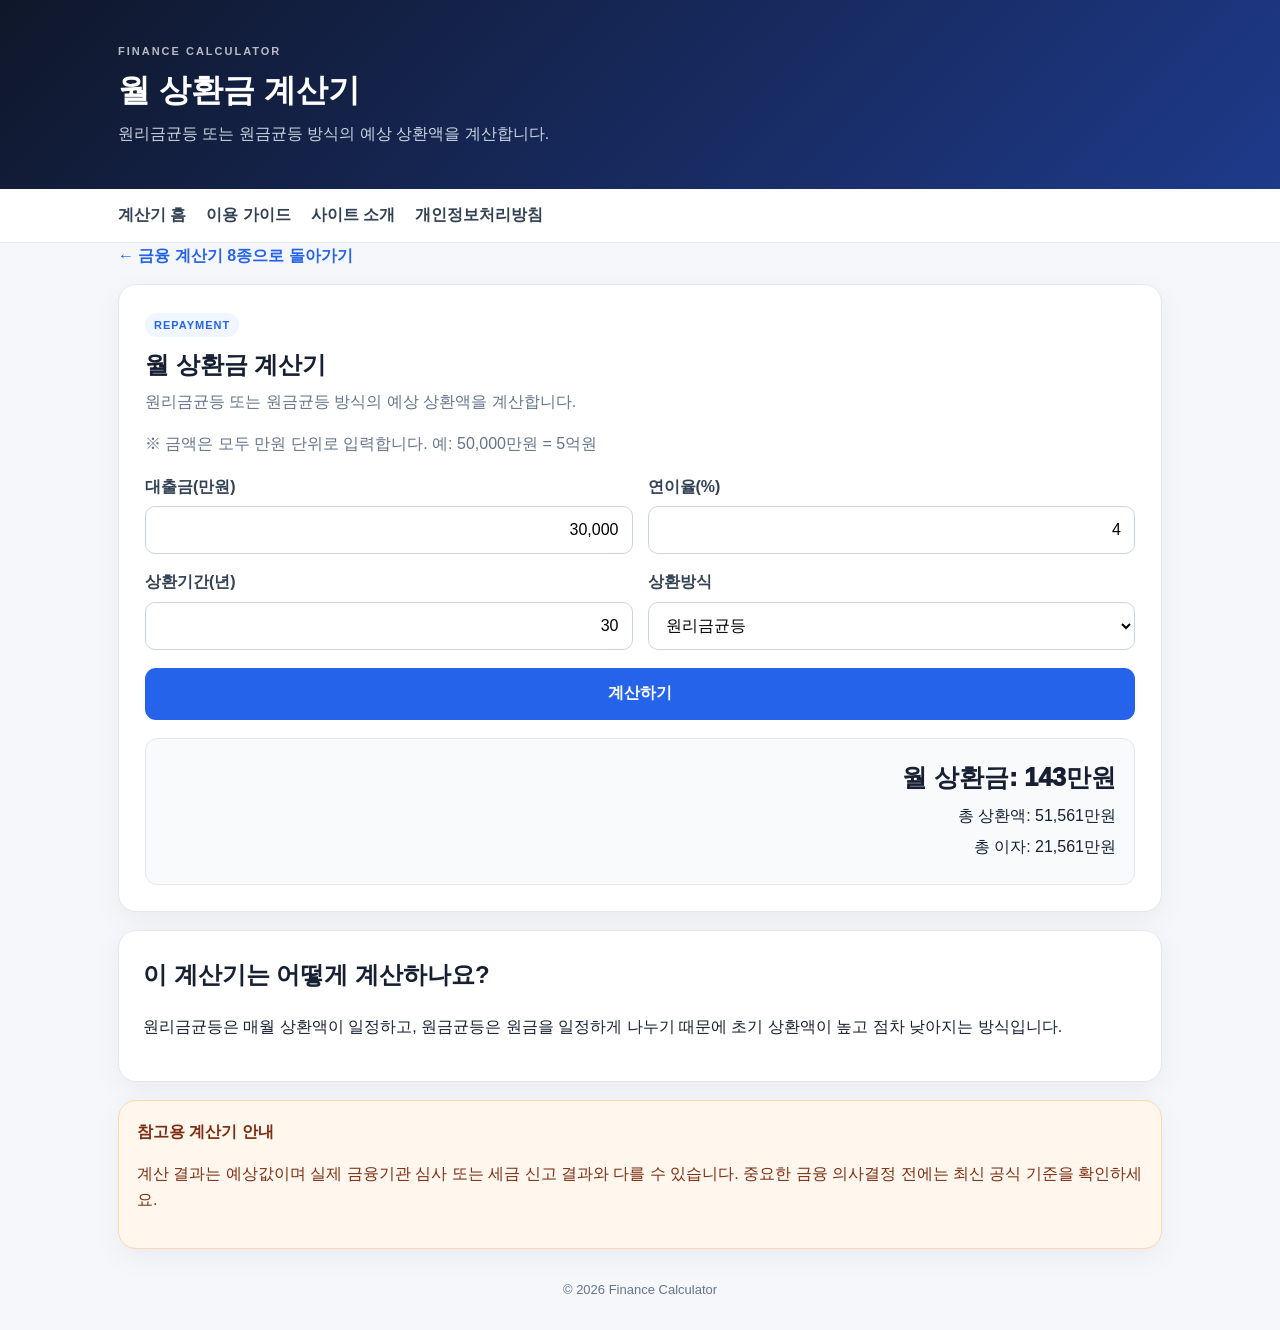
<file: payment.html>
<!doctype html><html lang="ko"><head><meta charset="utf-8"><meta name="viewport" content="width=device-width,initial-scale=1"><meta name="description" content="월 상환금 계산기를 간편하게 계산해보는 금융 계산기입니다."><title>월 상환금 계산기 | 금융 계산기</title><link rel="stylesheet" href="style.css"></head><body>
<header><div class="wrap"><div class="eyebrow">FINANCE CALCULATOR</div><h1>월 상환금 계산기</h1><p>원리금균등 또는 원금균등 방식의 예상 상환액을 계산합니다.</p></div></header>
<nav><div class="wrap"><a href="index.html">계산기 홈</a><a href="guide.html">이용 가이드</a><a href="about.html">사이트 소개</a><a href="privacy.html">개인정보처리방침</a></div></nav>
<main class="wrap"><a class="back" href="index.html">← 금융 계산기 8종으로 돌아가기</a>
<section class="calculator"><span class="tag">REPAYMENT</span><h2>월 상환금 계산기</h2><p class="hint">원리금균등 또는 원금균등 방식의 예상 상환액을 계산합니다.</p><p class="hint">※ 금액은 모두 만원 단위로 입력합니다. 예: 50,000만원 = 5억원</p><div class="grid"><label>대출금(만원)<input class="money" id="p" value="30,000"></label><label>연이율(%)<input id="rate" value="4"></label><label>상환기간(년)<input id="y" value="30"></label><label>상환방식<select id="method"><option value="equal">원리금균등</option><option value="principal">원금균등</option></select></label></div><button class="calc" onclick="calc()">계산하기</button><div id="r" class="result"></div></section>
<section class="info"><h2>이 계산기는 어떻게 계산하나요?</h2><p>원리금균등은 매월 상환액이 일정하고, 원금균등은 원금을 일정하게 나누기 때문에 초기 상환액이 높고 점차 낮아지는 방식입니다.</p></section>
<section class="notice"><strong>참고용 계산기 안내</strong><p>계산 결과는 예상값이며 실제 금융기관 심사 또는 세금 신고 결과와 다를 수 있습니다. 중요한 금융 의사결정 전에는 최신 공식 기준을 확인하세요.</p></section></main>
<footer>© 2026 Finance Calculator</footer><script src="script.js"></script><script>function calc(){let p=num('p'),r=+$('rate').value||0,n=(+$('y').value||0)*12;if($('method').value==='equal'){let m=annuity(p,r,n);$('r').innerHTML=`<div class="big">월 상환금: ${manwon(m)}</div><p>총 상환액: ${manwon(m*n)}</p><p>총 이자: ${manwon(m*n-p)}</p>`}else{let q=p/n,rm=r/100/12,first=q+p*rm,last=q+q*rm,total=p+p*rm*(n+1)/2;$('r').innerHTML=`<div class="big">첫 달 상환금: ${manwon(first)}</div><p>마지막 달: ${manwon(last)}</p><p>총 이자: ${manwon(total-p)}</p>`}}calc();</script></body></html>
</file>
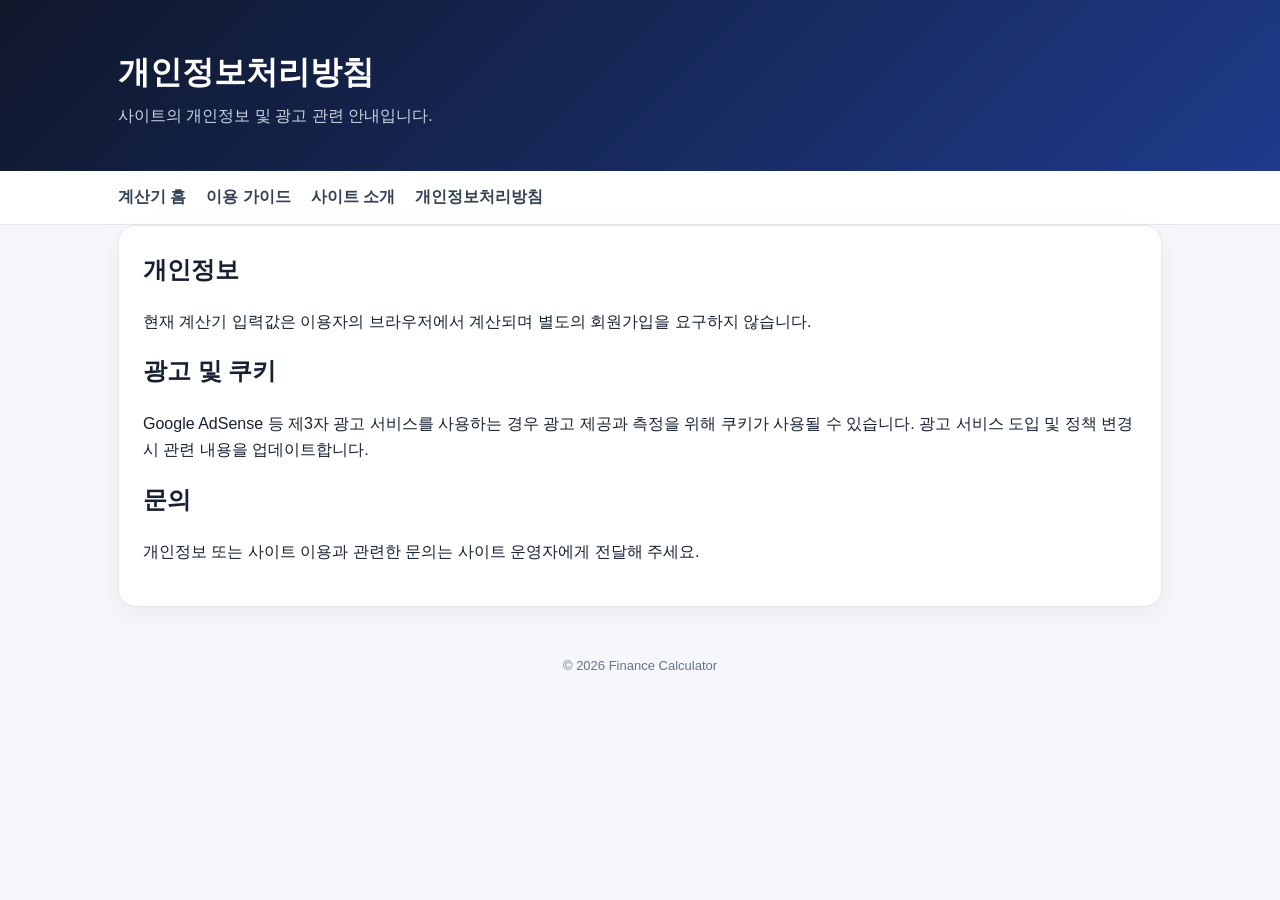
<file: privacy.html>
<!doctype html><html lang="ko"><head><meta charset="utf-8"><meta name="viewport" content="width=device-width,initial-scale=1"><title>개인정보처리방침 | 금융 계산기</title><link rel="stylesheet" href="style.css"></head><body><header><div class="wrap"><h1>개인정보처리방침</h1><p>사이트의 개인정보 및 광고 관련 안내입니다.</p></div></header><nav><div class="wrap"><a href="index.html">계산기 홈</a><a href="guide.html">이용 가이드</a><a href="about.html">사이트 소개</a><a href="privacy.html">개인정보처리방침</a></div></nav><main class="wrap"><section class="info"><h2>개인정보</h2><p>현재 계산기 입력값은 이용자의 브라우저에서 계산되며 별도의 회원가입을 요구하지 않습니다.</p><h2>광고 및 쿠키</h2><p>Google AdSense 등 제3자 광고 서비스를 사용하는 경우 광고 제공과 측정을 위해 쿠키가 사용될 수 있습니다. 광고 서비스 도입 및 정책 변경 시 관련 내용을 업데이트합니다.</p><h2>문의</h2><p>개인정보 또는 사이트 이용과 관련한 문의는 사이트 운영자에게 전달해 주세요.</p></section></main><footer>© 2026 Finance Calculator</footer></body></html>
</file>
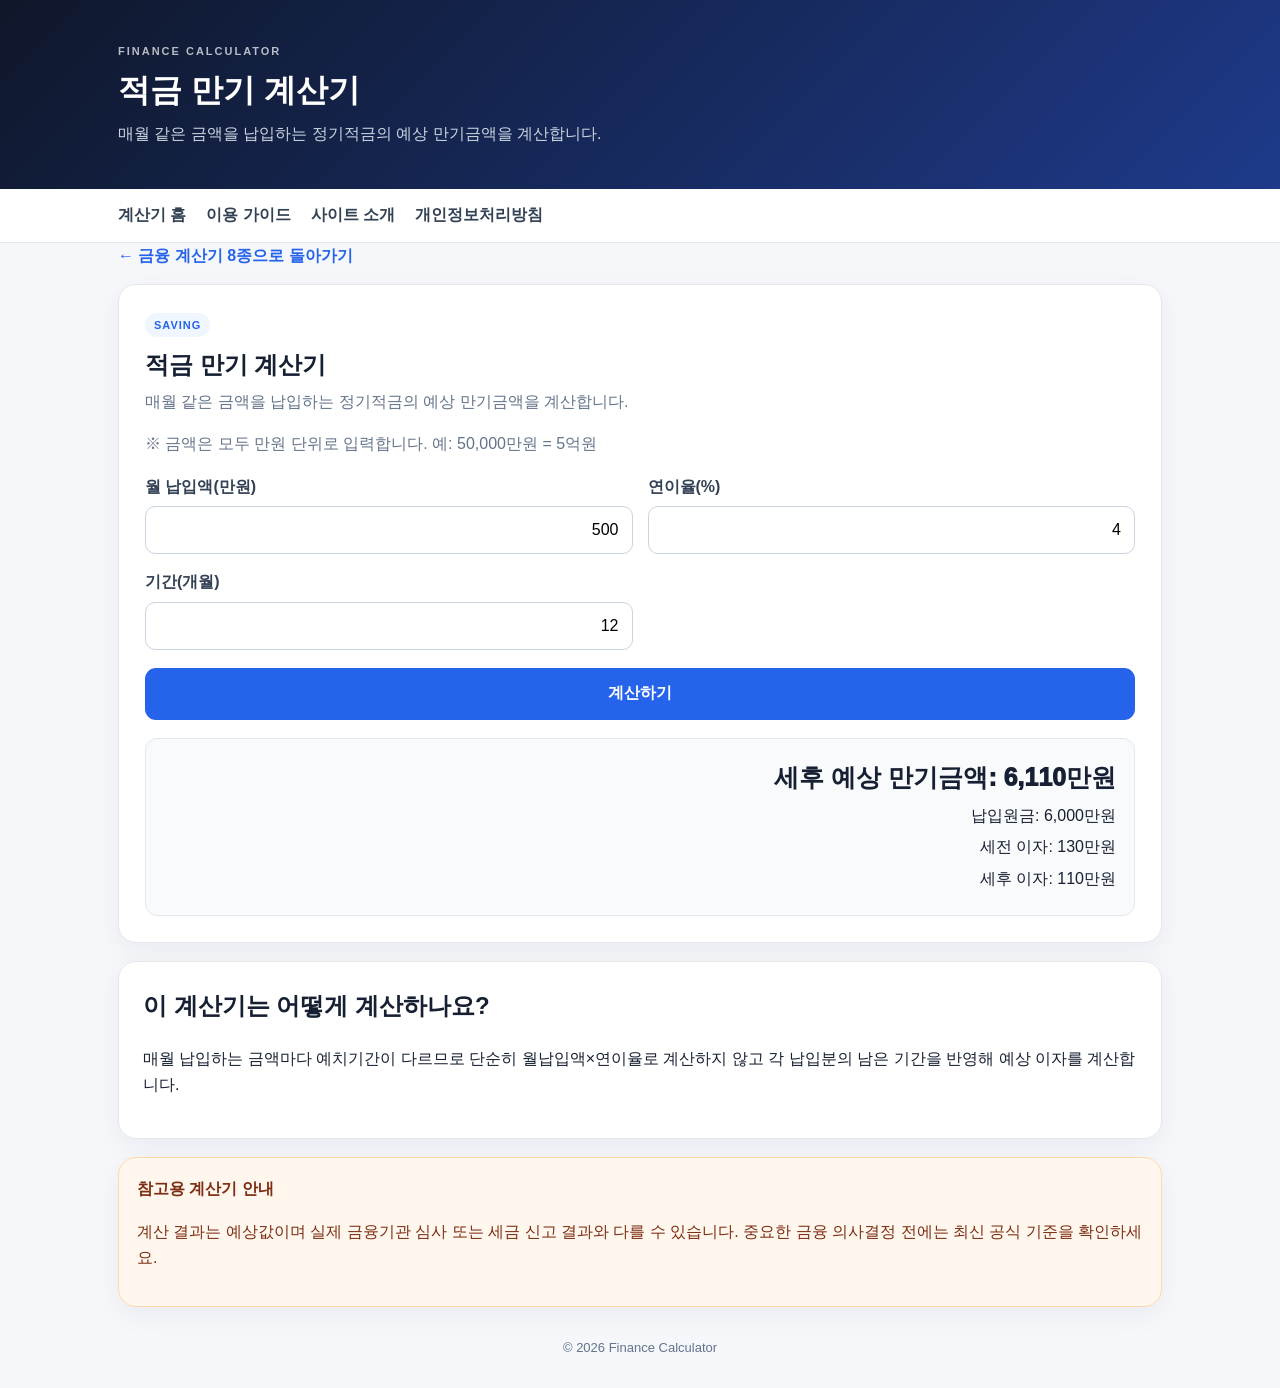
<file: saving.html>
<!doctype html><html lang="ko"><head><meta charset="utf-8"><meta name="viewport" content="width=device-width,initial-scale=1"><meta name="description" content="적금 만기 계산기를 간편하게 계산해보는 금융 계산기입니다."><title>적금 만기 계산기 | 금융 계산기</title><link rel="stylesheet" href="style.css"></head><body>
<header><div class="wrap"><div class="eyebrow">FINANCE CALCULATOR</div><h1>적금 만기 계산기</h1><p>매월 같은 금액을 납입하는 정기적금의 예상 만기금액을 계산합니다.</p></div></header>
<nav><div class="wrap"><a href="index.html">계산기 홈</a><a href="guide.html">이용 가이드</a><a href="about.html">사이트 소개</a><a href="privacy.html">개인정보처리방침</a></div></nav>
<main class="wrap"><a class="back" href="index.html">← 금융 계산기 8종으로 돌아가기</a>
<section class="calculator"><span class="tag">SAVING</span><h2>적금 만기 계산기</h2><p class="hint">매월 같은 금액을 납입하는 정기적금의 예상 만기금액을 계산합니다.</p><p class="hint">※ 금액은 모두 만원 단위로 입력합니다. 예: 50,000만원 = 5억원</p><div class="grid"><label>월 납입액(만원)<input class="money" id="a" value="500"></label><label>연이율(%)<input id="rate" value="4"></label><label>기간(개월)<input id="m" value="12"></label></div><button class="calc" onclick="calc()">계산하기</button><div id="r" class="result"></div></section>
<section class="info"><h2>이 계산기는 어떻게 계산하나요?</h2><p>매월 납입하는 금액마다 예치기간이 다르므로 단순히 월납입액×연이율로 계산하지 않고 각 납입분의 남은 기간을 반영해 예상 이자를 계산합니다.</p></section>
<section class="notice"><strong>참고용 계산기 안내</strong><p>계산 결과는 예상값이며 실제 금융기관 심사 또는 세금 신고 결과와 다를 수 있습니다. 중요한 금융 의사결정 전에는 최신 공식 기준을 확인하세요.</p></section></main>
<footer>© 2026 Finance Calculator</footer><script src="script.js"></script><script>function calc(){let a=num('a'),r=+$('rate').value||0,m=+$('m').value||0,g=0;for(let i=1;i<=m;i++)g+=a*(r/100)*(m-i+1)/12;let t=g*.154;$('r').innerHTML=`<div class="big">세후 예상 만기금액: ${manwon(a*m+g-t)}</div><p>납입원금: ${manwon(a*m)}</p><p>세전 이자: ${manwon(g)}</p><p>세후 이자: ${manwon(g-t)}</p>`}calc();</script></body></html>
</file>
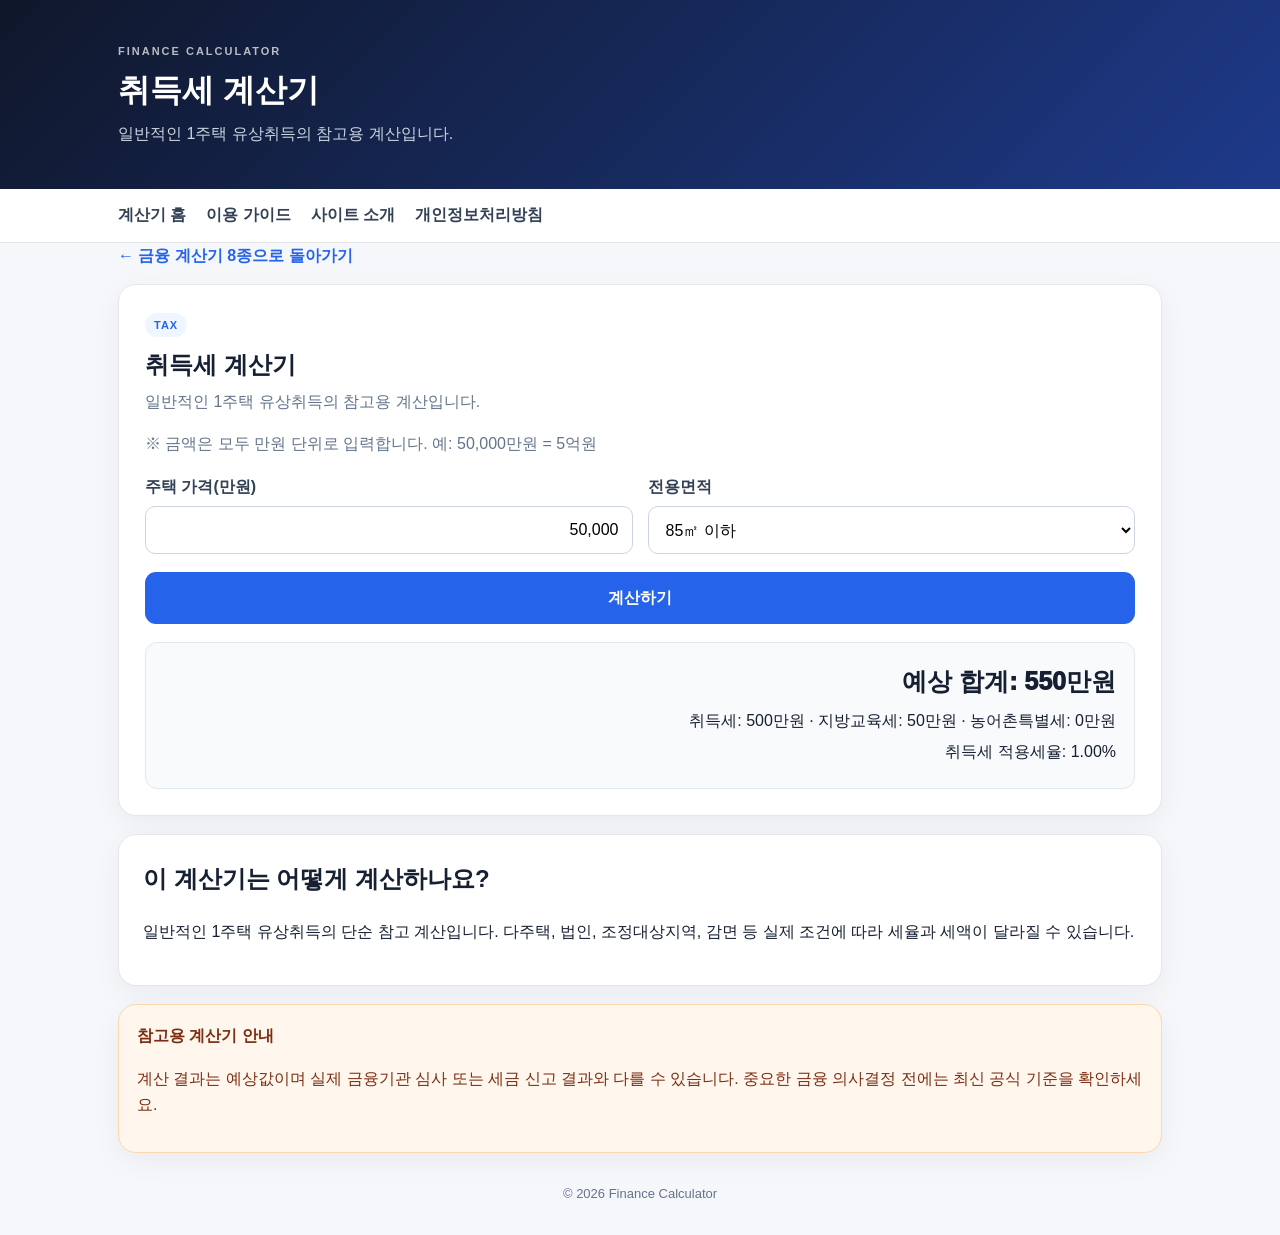
<file: tax.html>
<!doctype html><html lang="ko"><head><meta charset="utf-8"><meta name="viewport" content="width=device-width,initial-scale=1"><meta name="description" content="취득세 계산기를 간편하게 계산해보는 금융 계산기입니다."><title>취득세 계산기 | 금융 계산기</title><link rel="stylesheet" href="style.css"></head><body>
<header><div class="wrap"><div class="eyebrow">FINANCE CALCULATOR</div><h1>취득세 계산기</h1><p>일반적인 1주택 유상취득의 참고용 계산입니다.</p></div></header>
<nav><div class="wrap"><a href="index.html">계산기 홈</a><a href="guide.html">이용 가이드</a><a href="about.html">사이트 소개</a><a href="privacy.html">개인정보처리방침</a></div></nav>
<main class="wrap"><a class="back" href="index.html">← 금융 계산기 8종으로 돌아가기</a>
<section class="calculator"><span class="tag">TAX</span><h2>취득세 계산기</h2><p class="hint">일반적인 1주택 유상취득의 참고용 계산입니다.</p><p class="hint">※ 금액은 모두 만원 단위로 입력합니다. 예: 50,000만원 = 5억원</p><div class="grid"><label>주택 가격(만원)<input class="money" id="p" value="50,000"></label><label>전용면적<select id="a"><option value="under">85㎡ 이하</option><option value="over">85㎡ 초과</option></select></label></div><button class="calc" onclick="calc()">계산하기</button><div id="r" class="result"></div></section>
<section class="info"><h2>이 계산기는 어떻게 계산하나요?</h2><p>일반적인 1주택 유상취득의 단순 참고 계산입니다. 다주택, 법인, 조정대상지역, 감면 등 실제 조건에 따라 세율과 세액이 달라질 수 있습니다.</p></section>
<section class="notice"><strong>참고용 계산기 안내</strong><p>계산 결과는 예상값이며 실제 금융기관 심사 또는 세금 신고 결과와 다를 수 있습니다. 중요한 금융 의사결정 전에는 최신 공식 기준을 확인하세요.</p></section></main>
<footer>© 2026 Finance Calculator</footer><script src="script.js"></script><script>function calc(){let p=num('p'),rate=p<=600000000?1:p<900000000?(p/100000000*2/3-3):3,ac=p*rate/100,ed=ac*.1,rur=$('a').value==='over'?p*.002:0;$('r').innerHTML=`<div class="big">예상 합계: ${manwon(ac+ed+rur)}</div><p>취득세: ${manwon(ac)} · 지방교육세: ${manwon(ed)} · 농어촌특별세: ${manwon(rur)}</p><p>취득세 적용세율: ${pct(rate)}</p>`}calc();</script></body></html>
</file>
<file: style.css>
*{box-sizing:border-box}
body{margin:0;background:#f5f7fb;color:#172033;font-family:-apple-system,BlinkMacSystemFont,"Segoe UI","Noto Sans KR",sans-serif;line-height:1.65}
.wrap{max-width:1080px;margin:auto;padding:0 18px}
header{background:linear-gradient(135deg,#0f172a,#1e3a8a);color:#fff;padding:42px 0}
header h1{margin:4px 0;font-size:32px}
header p{margin:0;color:#cbd5e1}
.eyebrow{font-size:11px;letter-spacing:2px;opacity:.7;font-weight:800}
nav{background:#fff;border-bottom:1px solid #e5e7eb}
nav .wrap{display:flex;gap:20px;overflow:auto}
nav a{padding:13px 0;white-space:nowrap;color:#334155;text-decoration:none;font-weight:800}
main{padding:25px 0 40px}
.hero,.card,.calculator,.info,.notice{background:#fff;border:1px solid #e5e7eb;border-radius:18px;box-shadow:0 8px 28px rgba(15,23,42,.05)}
.hero{padding:26px;margin-bottom:18px}
.hero h2{margin:0 0 5px}
.cards{display:grid;grid-template-columns:repeat(4,1fr);gap:14px}
.card{padding:20px;text-decoration:none;color:inherit;transition:.15s}
.card:hover{transform:translateY(-2px);box-shadow:0 12px 30px rgba(15,23,42,.1)}
.icon{font-size:28px}.card h3{margin:8px 0 3px}.card p{margin:0;color:#64748b;font-size:14px}
.calculator{padding:26px;margin-bottom:18px}
.tag{display:inline-block;padding:3px 9px;border-radius:999px;background:#eff6ff;color:#2563eb;font-size:11px;font-weight:900;letter-spacing:1px}
.calculator h2{margin:7px 0 5px}.hint{color:#64748b;margin-top:0}
.grid{display:grid;grid-template-columns:repeat(2,1fr);gap:15px}
label{font-weight:800;color:#334155}
input,select{width:100%;height:48px;margin-top:6px;border:1px solid #cbd5e1;border-radius:10px;padding:0 13px;font-size:16px;text-align:right;background:#fff}
select{text-align:left}
.calc{width:100%;height:52px;margin-top:18px;border:0;border-radius:11px;background:#2563eb;color:#fff;font-weight:900;font-size:16px;cursor:pointer}
.result{margin-top:18px;padding:18px;border-radius:12px;background:#f8fafc;border:1px solid #e2e8f0;text-align:right}
.result .big{font-size:25px;font-weight:950}
.result p{margin:5px 0}
.info{padding:24px;margin-bottom:18px}.info h2{margin-top:0}
.notice{padding:18px;background:#fff7ed;border-color:#fed7aa;color:#7c2d12}
footer{text-align:center;padding:30px 18px;color:#64748b;font-size:13px}
.back{display:inline-block;margin-bottom:15px;color:#2563eb;text-decoration:none;font-weight:800}
@media(max-width:760px){.cards{grid-template-columns:repeat(2,1fr)}.grid{grid-template-columns:1fr}.calculator{padding:20px}.hero{padding:20px}header{padding:32px 0}}
@media(max-width:420px){.cards{grid-template-columns:1fr}}
</file>
